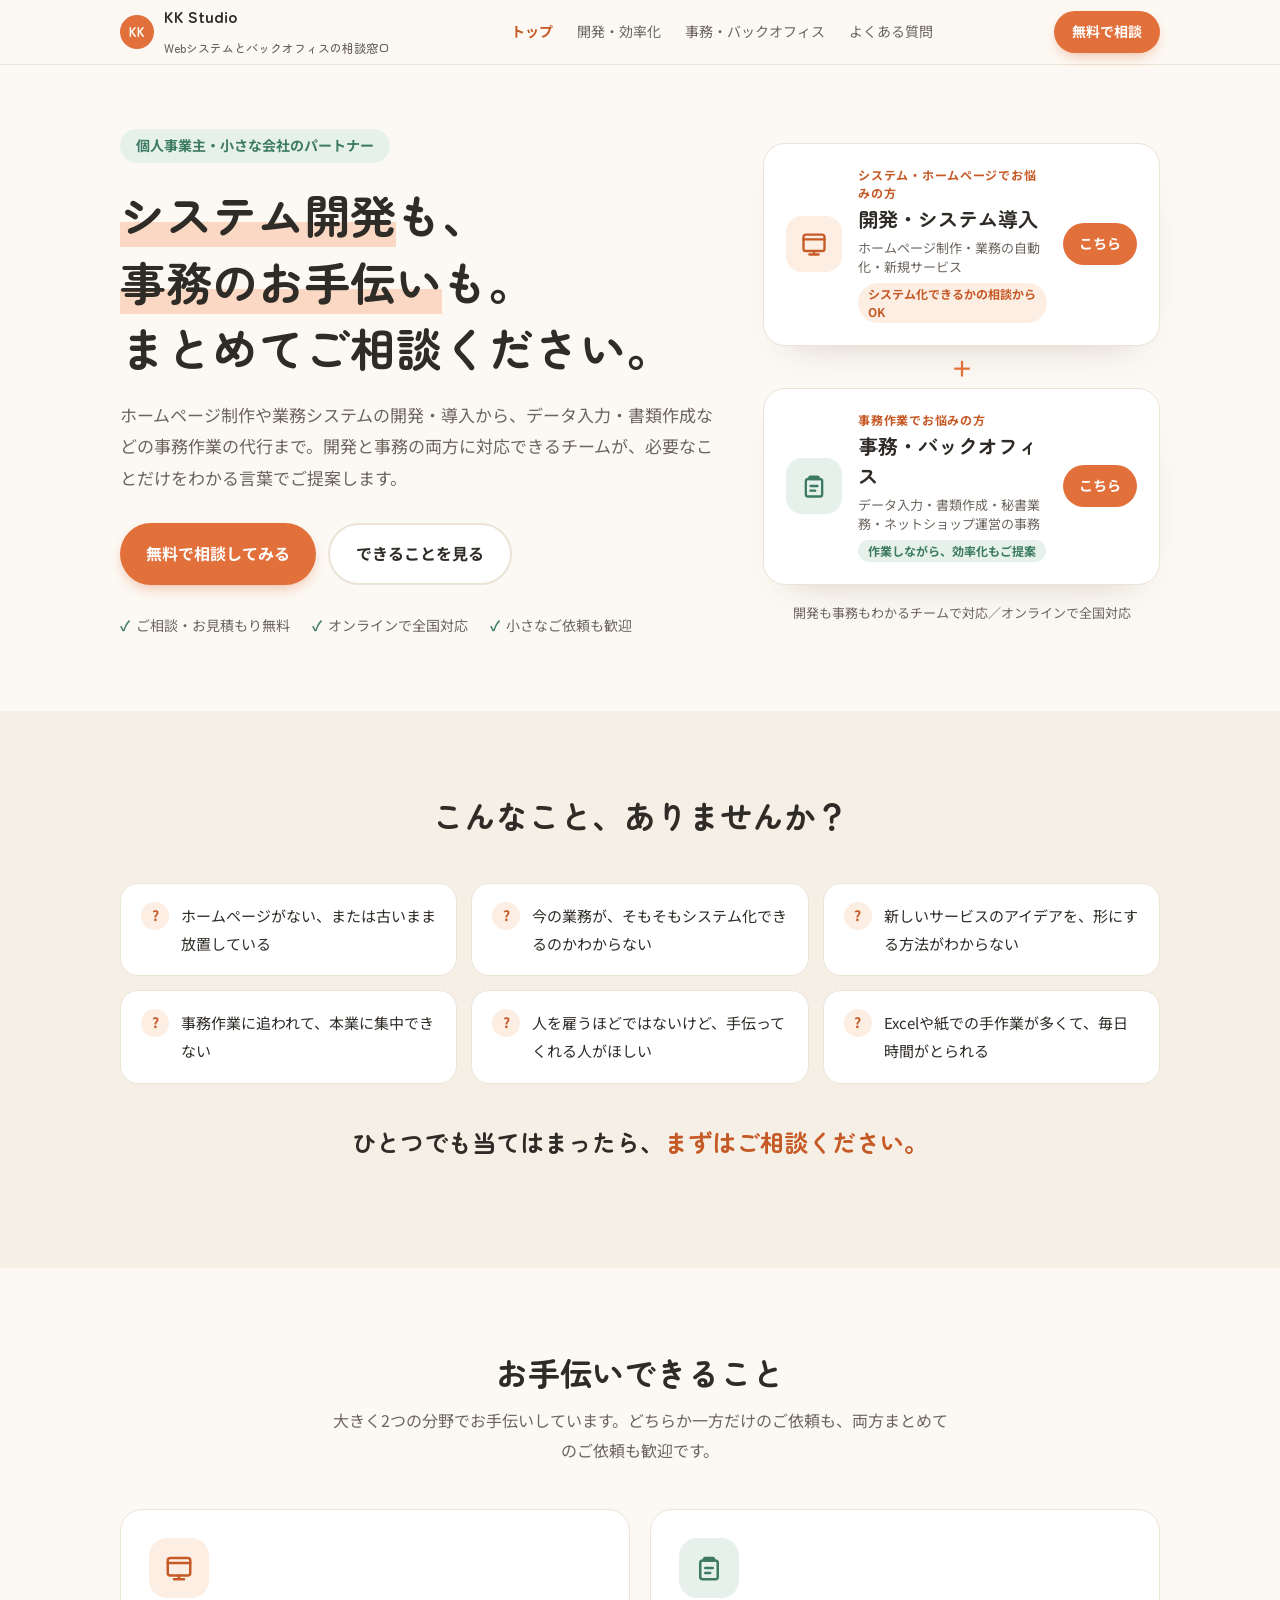
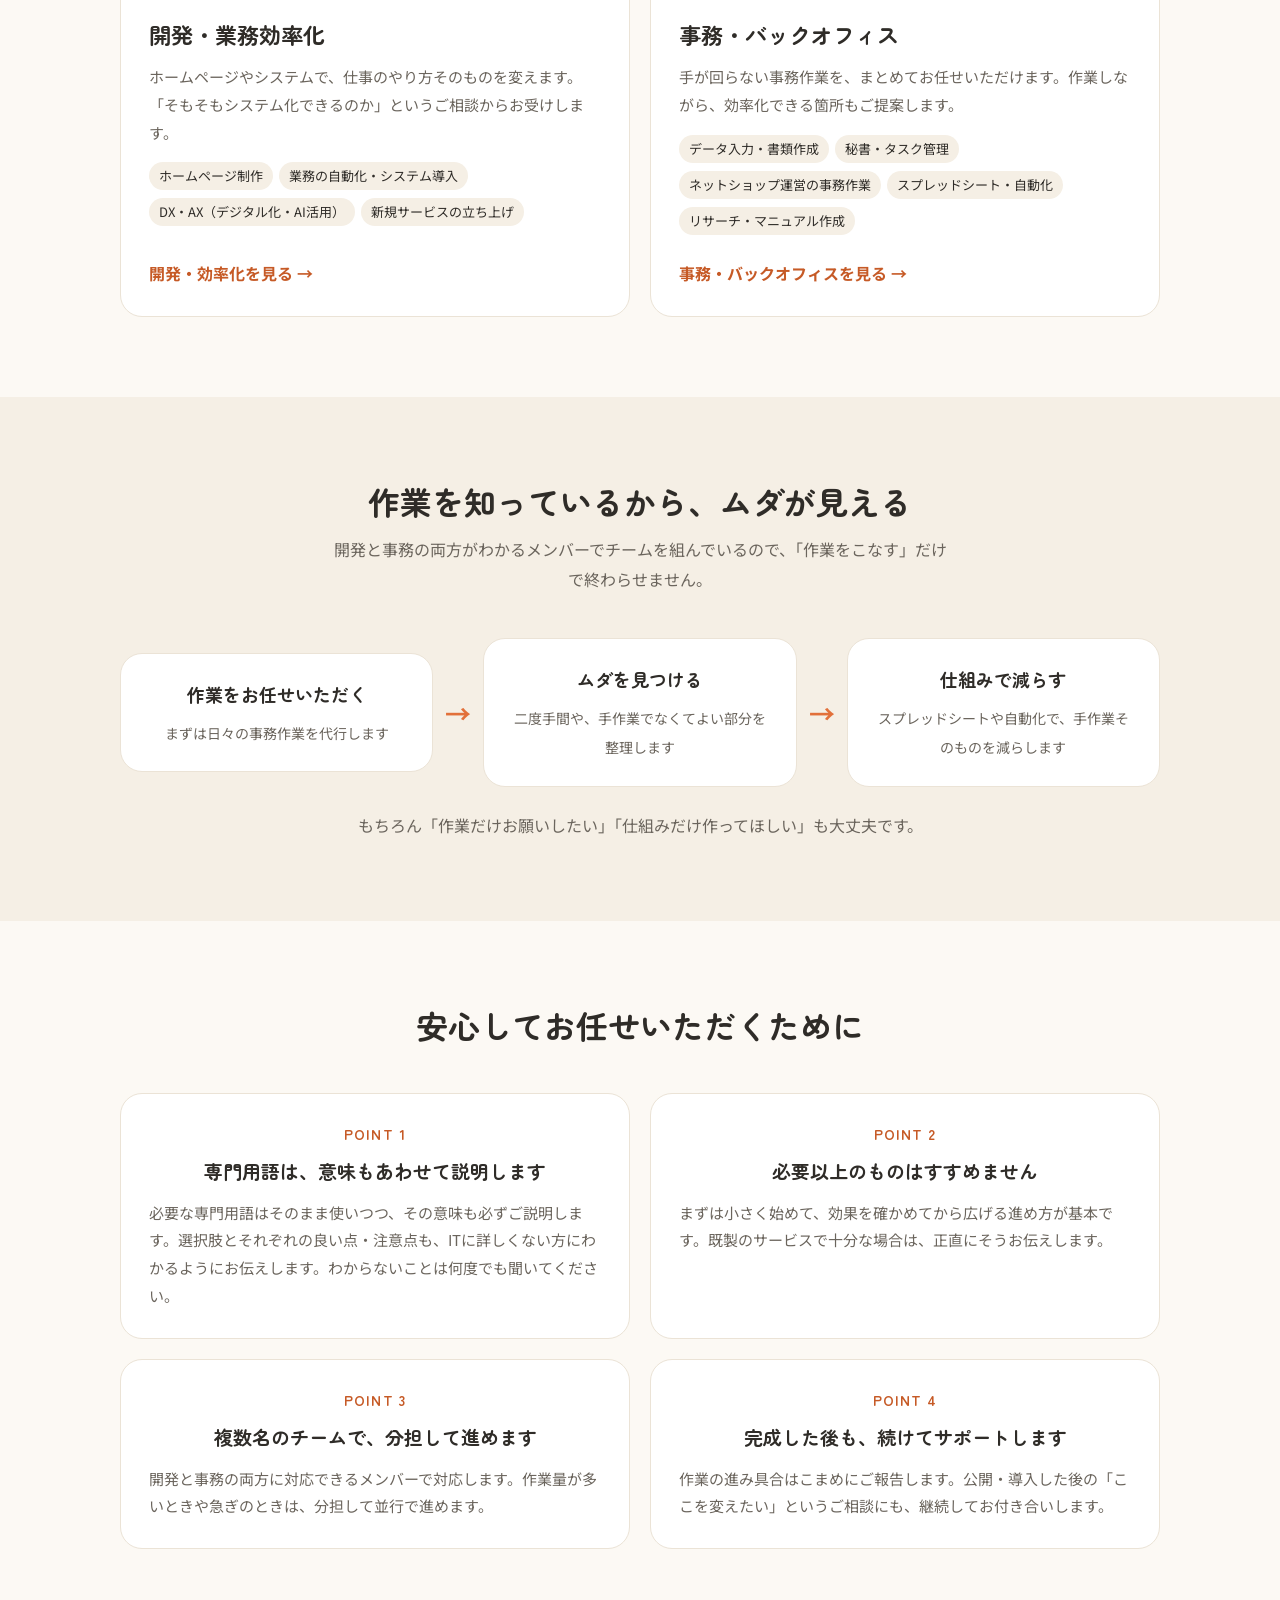
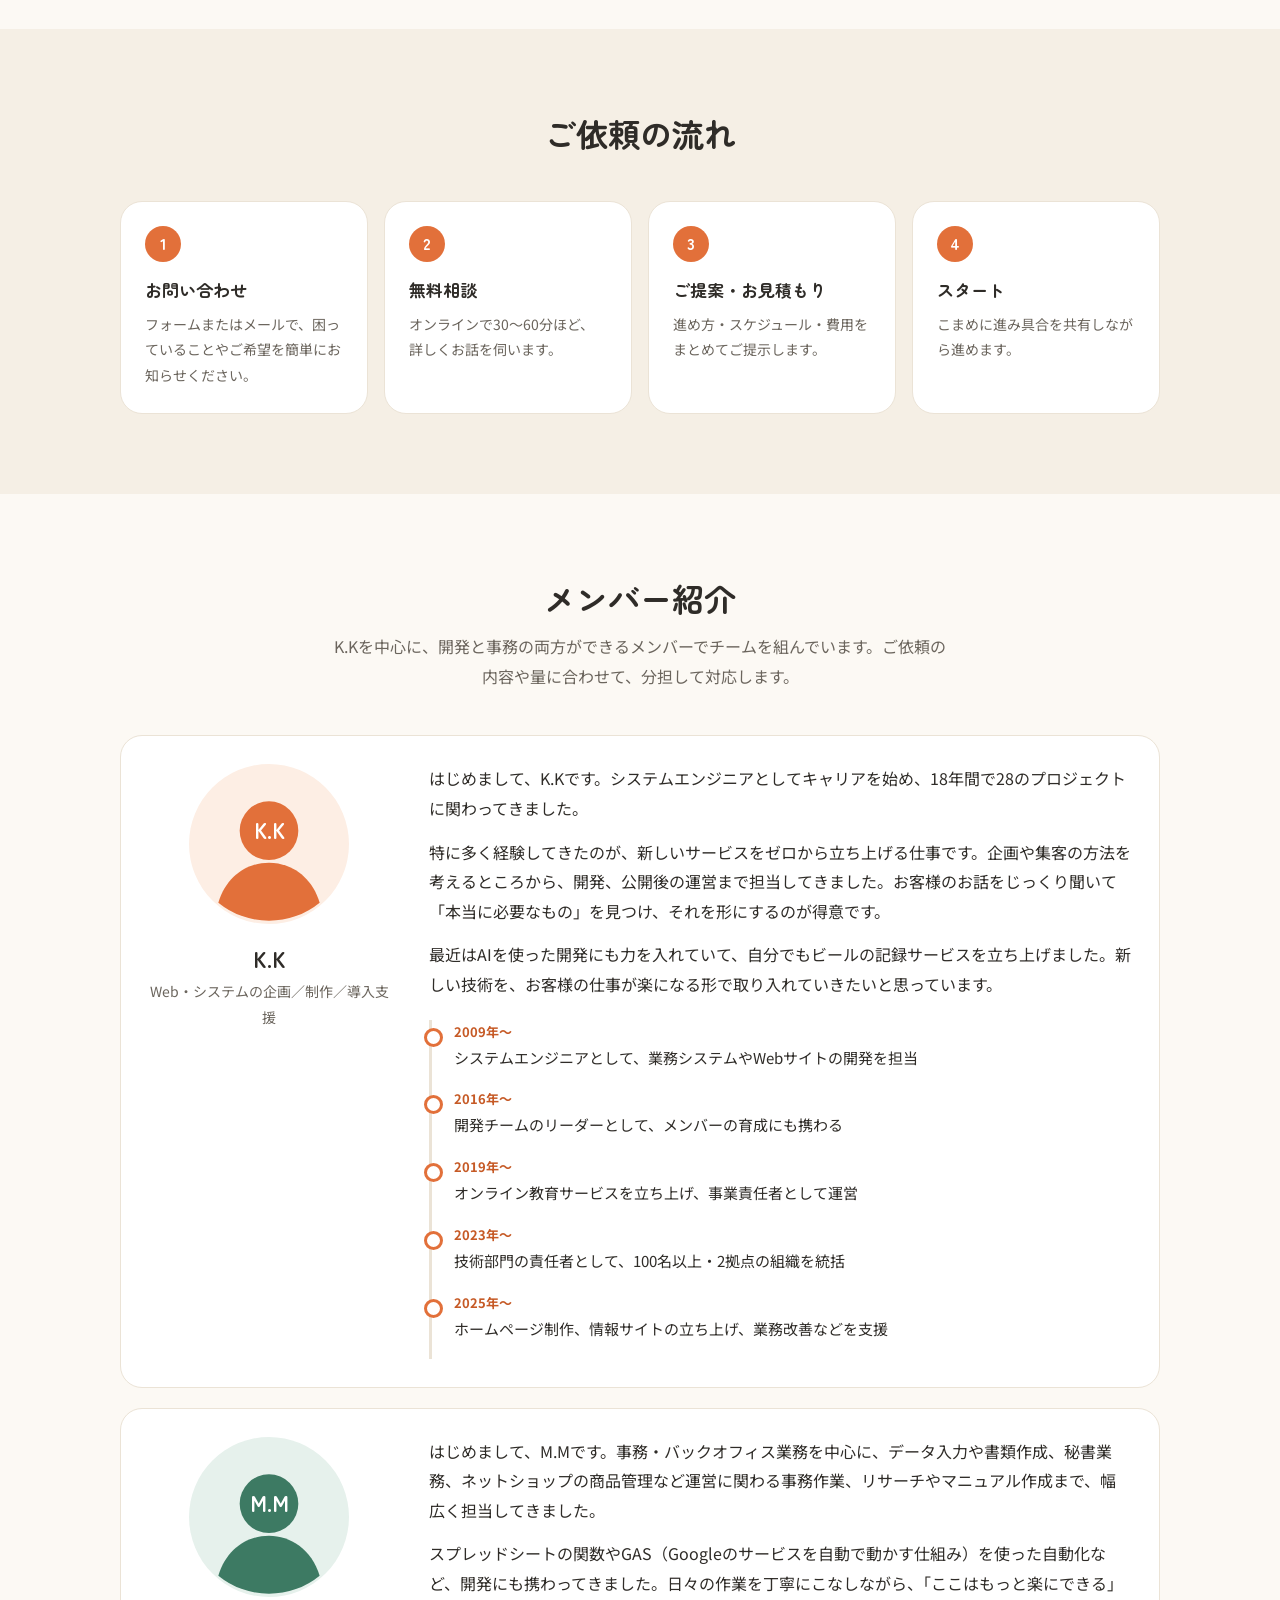
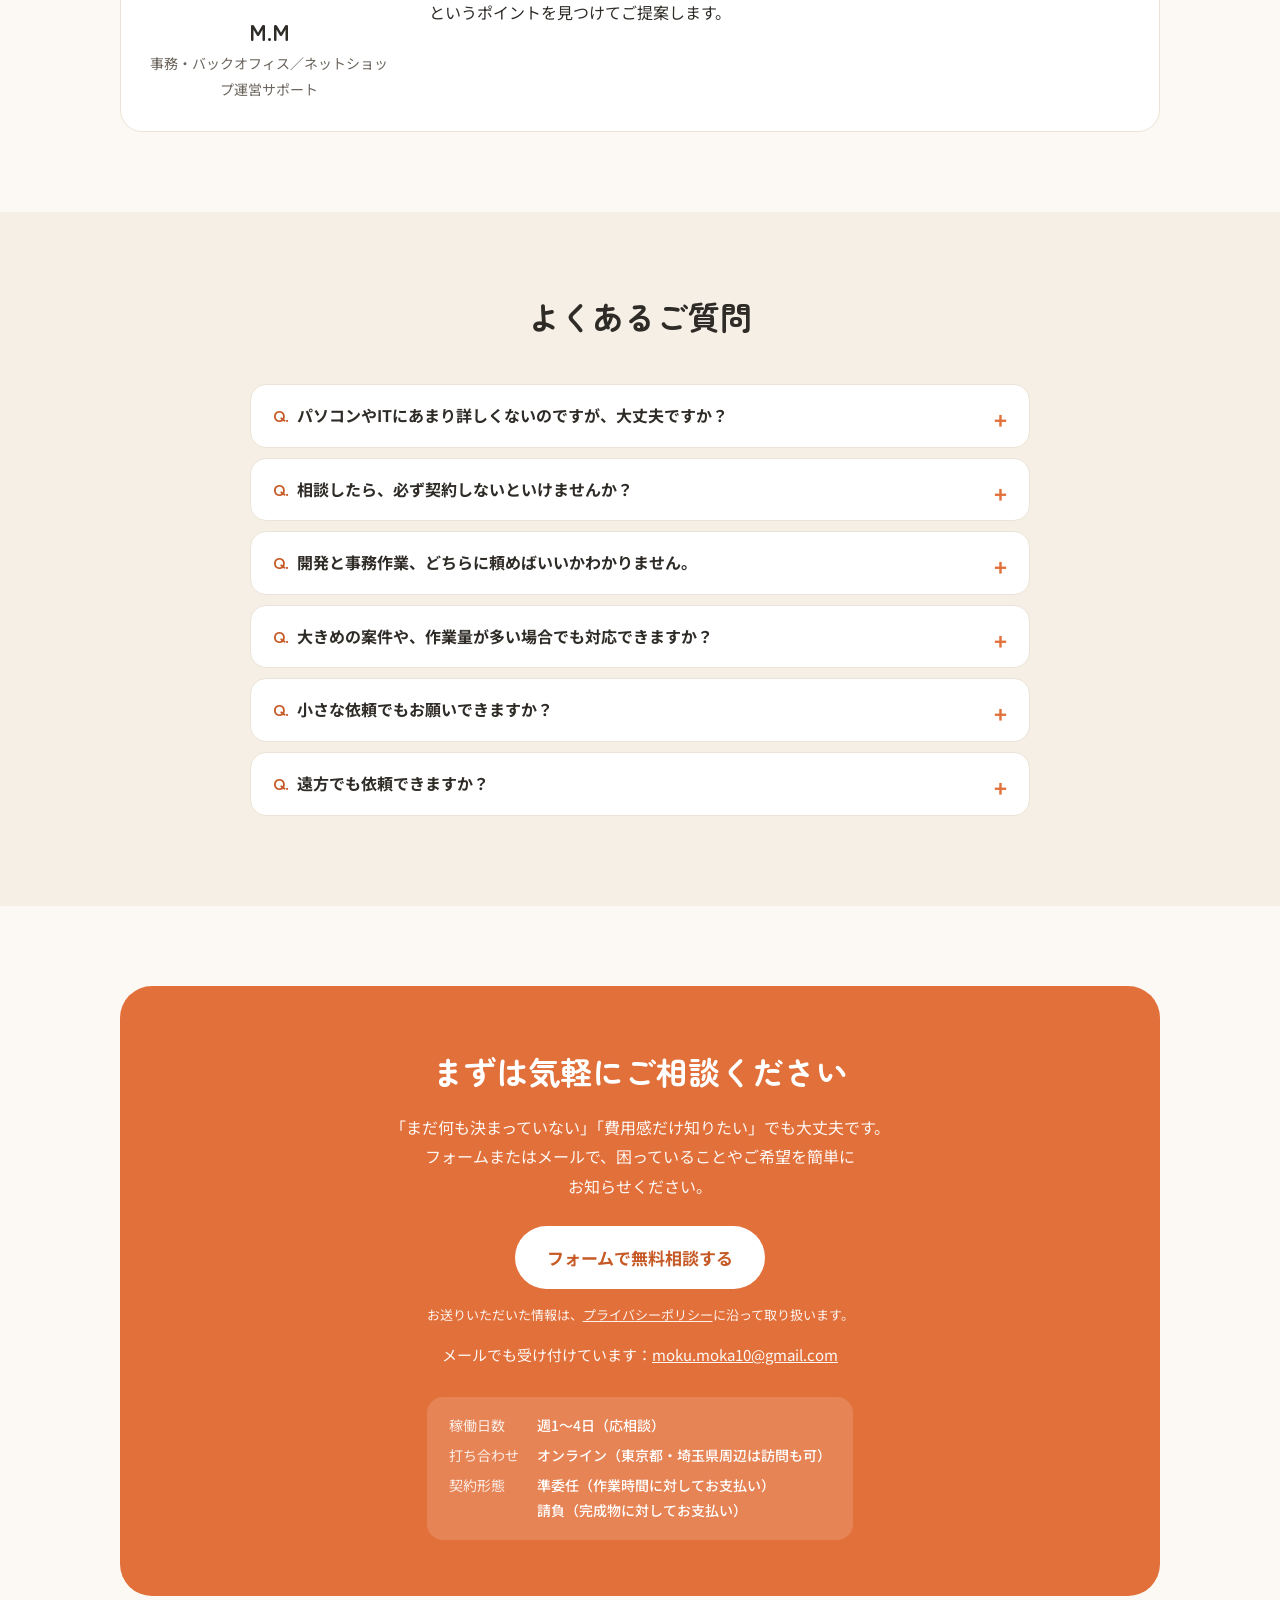
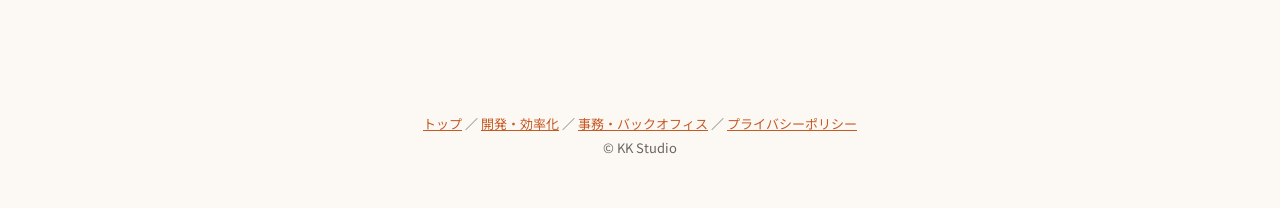
<file: index.html>
<!doctype html>
<html lang="ja">
<head>
<meta charset="utf-8">
<meta name="viewport" content="width=device-width, initial-scale=1">
<meta name="color-scheme" content="light">
<title>KK Studio | システム開発も、事務のお手伝いも</title>
<meta name="description" content="個人事業主・小さな会社のWebシステムとバックオフィスの相談窓口。データ入力や書類作成、ネットショップ運営の事務作業の代行から、業務の効率化、ホームページ制作、新規サービスの立ち上げまで対応します。ご相談・お見積もりは無料です。">
<meta property="og:title" content="KK Studio | システム開発も、事務のお手伝いも">
<meta property="og:description" content="システム開発・業務効率化と、事務・バックオフィスのサポートの両方に対応。作業を知っているから、ムダを減らす仕組みまでご提案できます。">
<meta property="og:type" content="website">
<link rel="preconnect" href="https://fonts.googleapis.com">
<link rel="preconnect" href="https://fonts.gstatic.com" crossorigin>
<link href="https://fonts.googleapis.com/css2?family=Zen+Maru+Gothic:wght@500;700&family=Noto+Sans+JP:wght@400;500;700&display=swap" rel="stylesheet">
<link rel="stylesheet" href="style.css">
</head>
<body>

<svg width="0" height="0" style="position:absolute" aria-hidden="true">
  <defs>
    <symbol id="avatar" viewBox="0 0 120 120">
      <circle cx="60" cy="60" r="60" fill="#fdeee4"/>
      <circle cx="60" cy="50" r="22" fill="#e2703a"/>
      <path d="M22 104c6-20 22-30 38-30s32 10 38 30a60 60 0 0 1-76 0z" fill="#e2703a"/>
      <text x="60" y="56" text-anchor="middle" font-family="Zen Maru Gothic, sans-serif" font-size="16" font-weight="700" fill="#fff">K.K</text>
    </symbol>
    <symbol id="avatar2" viewBox="0 0 120 120">
      <circle cx="60" cy="60" r="60" fill="#e6f1ec"/>
      <circle cx="60" cy="50" r="22" fill="#3d7a63"/>
      <path d="M22 104c6-20 22-30 38-30s32 10 38 30a60 60 0 0 1-76 0z" fill="#3d7a63"/>
      <text x="60" y="56" text-anchor="middle" font-family="Zen Maru Gothic, sans-serif" font-size="16" font-weight="700" fill="#fff">M.M</text>
    </symbol>
  </defs>
</svg>

<header class="top">
  <div class="wrap">
    <a class="logo" href="index.html"><span class="mark">KK</span><span>KK Studio<br><small>Webシステムとバックオフィスの相談窓口</small></span></a>
    <nav class="links">
      <a href="index.html" aria-current="page">トップ</a>
      <a href="dev.html">開発<span class="long">・効率化</span></a>
      <a href="office.html">事務<span class="long">・バックオフィス</span></a>
      <a href="#faq">よくある質問</a>
    </nav>
    <a class="btn sm" href="#contact">無料で相談</a>
  </div>
</header>

<main>
  <div class="hero">
    <div class="wrap">
      <div>
        <span class="tagline">個人事業主・小さな会社のパートナー</span>
        <h1><span class="nw"><span class="hl">システム開発</span>も、</span><br><span class="nw"><span class="hl">事務のお手伝い</span>も。</span><br><span class="nw">まとめてご相談ください。</span></h1>
        <p class="lead">ホームページ制作や業務システムの開発・導入から、データ入力・書類作成などの事務作業の代行まで。開発と事務の両方に対応できるチームが、必要なことだけをわかる言葉でご提案します。</p>
        <div class="cta">
          <a class="btn" href="#contact">無料で相談してみる</a>
          <a class="btn ghost" href="#areas">できることを見る</a>
        </div>
        <div class="badges">
          <span>ご相談・お見積もり無料</span>
          <span>オンラインで全国対応</span>
          <span>小さなご依頼も歓迎</span>
        </div>
      </div>
      <div class="axes">
        <a class="axis" href="dev.html">
          <span class="icon c-orange"><svg viewBox="0 0 24 24" fill="none" stroke="currentColor" stroke-width="2" stroke-linecap="round" stroke-linejoin="round"><rect x="3" y="4" width="18" height="14" rx="2"/><path d="M3 8h18M8 21h8M12 18v3"/></svg></span>
          <span class="txt"><small>システム・ホームページでお悩みの方</small><b>開発・システム導入</b><span>ホームページ制作・業務の自動化・新規サービス<br><em class="plus-pt o">システム化できるかの相談からOK</em></span></span>
          <span class="go">こちら</span>
        </a>
        <div class="plus" aria-hidden="true">＋</div>
        <a class="axis" href="office.html">
          <span class="icon c-green"><svg viewBox="0 0 24 24" fill="none" stroke="currentColor" stroke-width="2" stroke-linecap="round" stroke-linejoin="round"><path d="M9 4h6a1 1 0 0 1 1 1v1H8V5a1 1 0 0 1 1-1z"/><rect x="5" y="6" width="14" height="15" rx="2"/><path d="M9 12h6M9 16h4"/></svg></span>
          <span class="txt"><small>事務作業でお悩みの方</small><b>事務・バックオフィス</b><span>データ入力・書類作成・秘書業務・ネットショップ運営の事務<br><em class="plus-pt">作業しながら、効率化もご提案</em></span></span>
          <span class="go">こちら</span>
        </a>
        <p class="axes-note">開発も事務もわかるチームで対応／オンラインで全国対応</p>
      </div>
    </div>
  </div>

  <section class="alt" id="worries">
    <div class="wrap">
      <div class="sec-head">
        <h2>こんなこと、ありませんか？</h2>
      </div>
      <div class="worries">
        <div class="worry"><span class="q">?</span>ホームページがない、または古いまま放置している</div>
        <div class="worry"><span class="q">?</span>今の業務が、そもそもシステム化できるのかわからない</div>
        <div class="worry"><span class="q">?</span>新しいサービスのアイデアを、形にする方法がわからない</div>
        <div class="worry"><span class="q">?</span>事務作業に追われて、本業に集中できない</div>
        <div class="worry"><span class="q">?</span>人を雇うほどではないけど、手伝ってくれる人がほしい</div>
        <div class="worry"><span class="q">?</span>Excelや紙での手作業が多くて、毎日時間がとられる</div>
      </div>
      <p class="answer">ひとつでも当てはまったら、<em>まずはご相談ください。</em></p>
    </div>
  </section>

  <section id="areas">
    <div class="wrap">
      <div class="sec-head">
        <h2>お手伝いできること</h2>
        <p>大きく2つの分野でお手伝いしています。どちらか一方だけのご依頼も、両方まとめてのご依頼も歓迎です。</p>
      </div>
      <div class="grid2">
        <a class="card entry" href="dev.html">
          <div class="icon c-orange"><svg viewBox="0 0 24 24" fill="none" stroke="currentColor" stroke-width="2" stroke-linecap="round" stroke-linejoin="round"><rect x="3" y="4" width="18" height="14" rx="2"/><path d="M3 8h18M8 21h8M12 18v3"/></svg></div>
          <h3>開発・業務効率化</h3>
          <p>ホームページやシステムで、仕事のやり方そのものを変えます。「そもそもシステム化できるのか」というご相談からお受けします。</p>
          <div class="tags"><span class="pill">ホームページ制作</span><span class="pill">業務の自動化・システム導入</span><span class="pill">DX・AX（デジタル化・AI活用）</span><span class="pill">新規サービスの立ち上げ</span></div>
          <span class="go">開発・効率化を見る →</span>
        </a>
        <a class="card entry" href="office.html">
          <div class="icon c-green"><svg viewBox="0 0 24 24" fill="none" stroke="currentColor" stroke-width="2" stroke-linecap="round" stroke-linejoin="round"><path d="M9 4h6a1 1 0 0 1 1 1v1H8V5a1 1 0 0 1 1-1z"/><rect x="5" y="6" width="14" height="15" rx="2"/><path d="M9 12h6M9 16h4"/></svg></div>
          <h3>事務・バックオフィス</h3>
          <p>手が回らない事務作業を、まとめてお任せいただけます。作業しながら、効率化できる箇所もご提案します。</p>
          <div class="tags"><span class="pill">データ入力・書類作成</span><span class="pill">秘書・タスク管理</span><span class="pill">ネットショップ運営の事務作業</span><span class="pill">スプレッドシート・自動化</span><span class="pill">リサーチ・マニュアル作成</span></div>
          <span class="go">事務・バックオフィスを見る →</span>
        </a>
      </div>
    </div>
  </section>

  <section class="alt" id="strength">
    <div class="wrap">
      <div class="sec-head">
        <h2>作業を知っているから、ムダが見える</h2>
        <p>開発と事務の両方がわかるメンバーでチームを組んでいるので、「作業をこなす」だけで終わらせません。</p>
      </div>
      <div class="bridge">
        <div class="card"><b>作業をお任せいただく</b><span>まずは日々の事務作業を代行します</span></div>
        <div class="arrow" aria-hidden="true">→</div>
        <div class="card"><b>ムダを見つける</b><span>二度手間や、手作業でなくてよい部分を整理します</span></div>
        <div class="arrow" aria-hidden="true">→</div>
        <div class="card"><b>仕組みで減らす</b><span>スプレッドシートや自動化で、手作業そのものを減らします</span></div>
      </div>
      <p class="bridge-note">もちろん「作業だけお願いしたい」「仕組みだけ作ってほしい」も大丈夫です。</p>
    </div>
  </section>

  <section id="reasons">
    <div class="wrap">
      <div class="sec-head">
        <h2>安心してお任せいただくために</h2>
      </div>
      <div class="grid2">
        <div class="card reason">
          <div class="num">POINT 1</div>
          <h3>専門用語は、意味もあわせて説明します</h3>
          <p>必要な専門用語はそのまま使いつつ、その意味も必ずご説明します。選択肢とそれぞれの良い点・注意点も、ITに詳しくない方にわかるようにお伝えします。わからないことは何度でも聞いてください。</p>
        </div>
        <div class="card reason">
          <div class="num">POINT 2</div>
          <h3>必要以上のものはすすめません</h3>
          <p>まずは小さく始めて、効果を確かめてから広げる進め方が基本です。既製のサービスで十分な場合は、正直にそうお伝えします。</p>
        </div>
        <div class="card reason">
          <div class="num">POINT 3</div>
          <h3>複数名のチームで、分担して進めます</h3>
          <p>開発と事務の両方に対応できるメンバーで対応します。作業量が多いときや急ぎのときは、分担して並行で進めます。</p>
        </div>
        <div class="card reason">
          <div class="num">POINT 4</div>
          <h3>完成した後も、続けてサポートします</h3>
          <p>作業の進み具合はこまめにご報告します。公開・導入した後の「ここを変えたい」というご相談にも、継続してお付き合いします。</p>
        </div>
      </div>
    </div>
  </section>

  <section class="alt" id="flow">
    <div class="wrap">
      <div class="sec-head">
        <h2>ご依頼の流れ</h2>
      </div>
      <div class="steps">
        <div class="step"><h3>お問い合わせ</h3><p>フォームまたはメールで、困っていることやご希望を簡単にお知らせください。</p></div>
        <div class="step"><h3>無料相談</h3><p>オンラインで30〜60分ほど、詳しくお話を伺います。</p></div>
        <div class="step"><h3>ご提案・お見積もり</h3><p>進め方・スケジュール・費用をまとめてご提示します。</p></div>
        <div class="step"><h3>スタート</h3><p>こまめに進み具合を共有しながら進めます。</p></div>
      </div>
    </div>
  </section>

  <section id="profile">
    <div class="wrap">
      <div class="sec-head">
        <h2>メンバー紹介</h2>
        <p>K.Kを中心に、開発と事務の両方ができるメンバーでチームを組んでいます。ご依頼の内容や量に合わせて、分担して対応します。</p>
      </div>
      <div class="members">
      <div class="card profile">
        <div class="side">
          <svg class="avatar" role="img" aria-label="K.Kのアイコン"><use href="#avatar"/></svg>
          <div class="name">K.K</div>
          <div class="role">Web・システムの企画／制作／導入支援</div>
        </div>
        <div>
          <p>はじめまして、K.Kです。システムエンジニアとしてキャリアを始め、18年間で28のプロジェクトに関わってきました。</p>
          <p>特に多く経験してきたのが、新しいサービスをゼロから立ち上げる仕事です。企画や集客の方法を考えるところから、開発、公開後の運営まで担当してきました。お客様のお話をじっくり聞いて「本当に必要なもの」を見つけ、それを形にするのが得意です。</p>
          <p>最近はAIを使った開発にも力を入れていて、自分でもビールの記録サービスを立ち上げました。新しい技術を、お客様の仕事が楽になる形で取り入れていきたいと思っています。</p>
          <ul class="history">
            <li><b>2009年〜</b>システムエンジニアとして、業務システムやWebサイトの開発を担当</li>
            <li><b>2016年〜</b>開発チームのリーダーとして、メンバーの育成にも携わる</li>
            <li><b>2019年〜</b>オンライン教育サービスを立ち上げ、事業責任者として運営</li>
            <li><b>2023年〜</b>技術部門の責任者として、100名以上・2拠点の組織を統括</li>
            <li><b>2025年〜</b>ホームページ制作、情報サイトの立ち上げ、業務改善などを支援</li>
          </ul>
        </div>
      </div>
      <div class="card profile">
        <div class="side">
          <svg class="avatar" role="img" aria-label="M.Mのアイコン"><use href="#avatar2"/></svg>
          <div class="name">M.M</div>
          <div class="role">事務・バックオフィス／ネットショップ運営サポート</div>
        </div>
        <div>
          <p>はじめまして、M.Mです。事務・バックオフィス業務を中心に、データ入力や書類作成、秘書業務、ネットショップの商品管理など運営に関わる事務作業、リサーチやマニュアル作成まで、幅広く担当してきました。</p>
          <p>スプレッドシートの関数やGAS（Googleのサービスを自動で動かす仕組み）を使った自動化など、開発にも携わってきました。日々の作業を丁寧にこなしながら、「ここはもっと楽にできる」というポイントを見つけてご提案します。</p>
        </div>
      </div>
      </div>
    </div>
  </section>

  <section class="alt" id="faq">
    <div class="wrap">
      <div class="sec-head">
        <h2>よくあるご質問</h2>
      </div>
      <div class="faq">
        <details><summary>パソコンやITにあまり詳しくないのですが、大丈夫ですか？</summary><p>もちろん大丈夫です。「こんなことに困っている」「こうなったらいいな」をそのままお話しください。必要なことはこちらで整理して、わかりやすくご説明します。専門用語が出てくるときは、その意味もあわせてお伝えします。</p></details>
        <details><summary>相談したら、必ず契約しないといけませんか？</summary><p>いいえ。ご相談だけでも歓迎です。お話を伺ったうえで、ご依頼いただくかどうかはゆっくりご検討ください。</p></details>
        <details><summary>開発と事務作業、どちらに頼めばいいかわかりません。</summary><p>窓口はひとつなので、分けて考えなくて大丈夫です。お困りごとを伺って、仕組みを作るのがよいか、作業の代行がよいか、両方を組み合わせるのがよいかをご提案します。</p></details>
        <details><summary>大きめの案件や、作業量が多い場合でも対応できますか？</summary><p>はい。メンバーで分担し、並行して進めます。作業量に合わせて体制を調整しますので、まずは内容をお聞かせください。</p></details>
        <details><summary>小さな依頼でもお願いできますか？</summary><p>はい。単発の作業や、スプレッドシートを使ったちょっとした自動化など、小さなご依頼からお受けしています。</p></details>
        <details><summary>遠方でも依頼できますか？</summary><p>オンライン（Google Meet、Zoomなど）で全国から対応しています。東京都・埼玉県周辺であれば、打ち合わせに伺うこともできます。</p></details>
      </div>
    </div>
  </section>

  <section id="contact">
    <div class="wrap">
      <div class="contact">
        <h2><span class="nw">まずは気軽に</span><span class="nw">ご相談ください</span></h2>
        <p>「まだ何も決まっていない」「費用感だけ知りたい」でも大丈夫です。フォームまたはメールで、困っていることやご希望を簡単にお知らせください。</p>
        <a class="btn" href="https://forms.gle/E2HdbrN2jARtDQk27" target="_blank" rel="noopener">フォームで無料相談する</a>
        <div class="mail small">お送りいただいた情報は、<a href="privacy.html">プライバシーポリシー</a>に沿って取り扱います。</div>
        <div class="mail">メールでも受け付けています：<a href="mailto:moku.moka10@gmail.com">moku.moka10@gmail.com</a></div>
        <dl>
          <dt>稼働日数</dt><dd>週1〜4日（応相談）</dd>
          <dt>打ち合わせ</dt><dd>オンライン<span class="nw">（東京都・埼玉県周辺は訪問も可）</span></dd>
          <dt>契約形態</dt><dd><span class="nw">準委任（作業時間に対してお支払い）</span><br><span class="nw">請負（完成物に対してお支払い）</span></dd>
        </dl>
      </div>
    </div>
  </section>
</main>

<footer>
  <div class="wrap"><a href="index.html">トップ</a> ／ <a href="dev.html">開発・効率化</a> ／ <a href="office.html">事務・バックオフィス</a> ／ <a href="privacy.html">プライバシーポリシー</a><br>© KK Studio</div>
</footer>

</body>
</html>
</file>
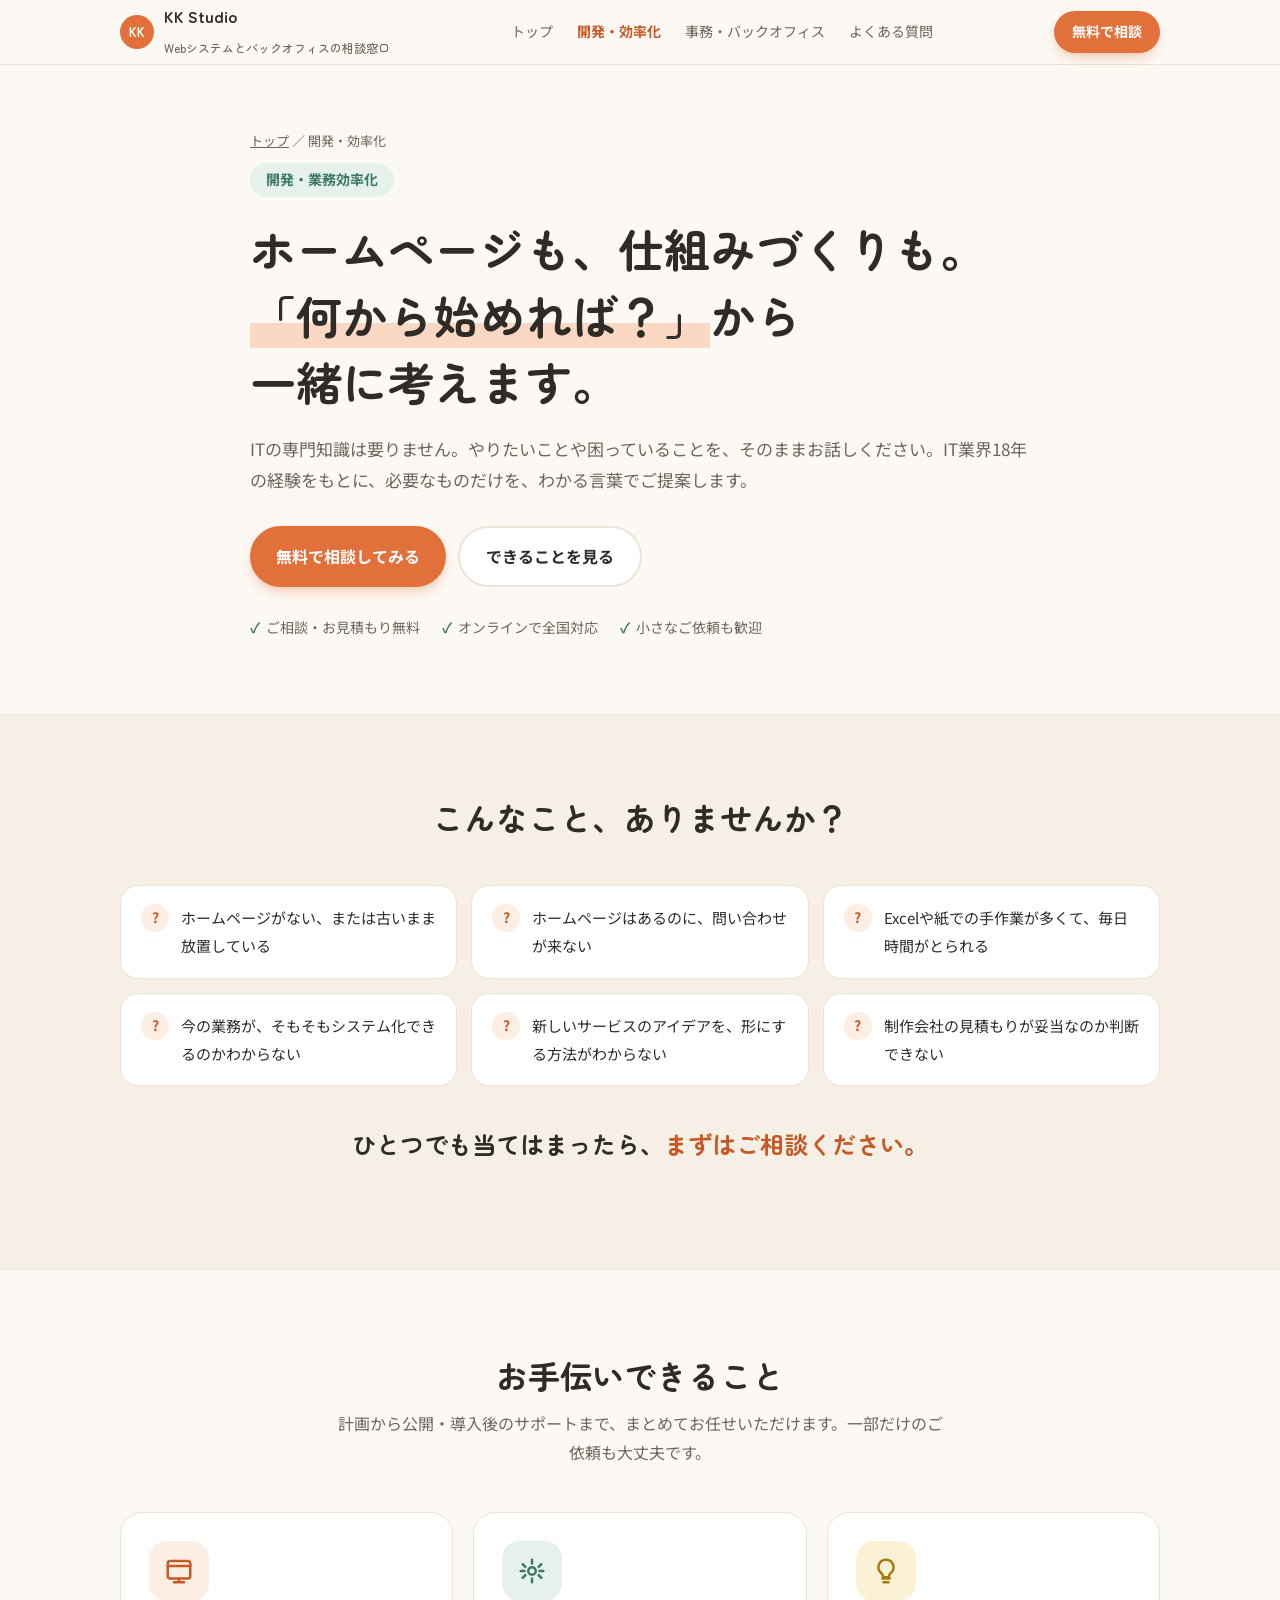
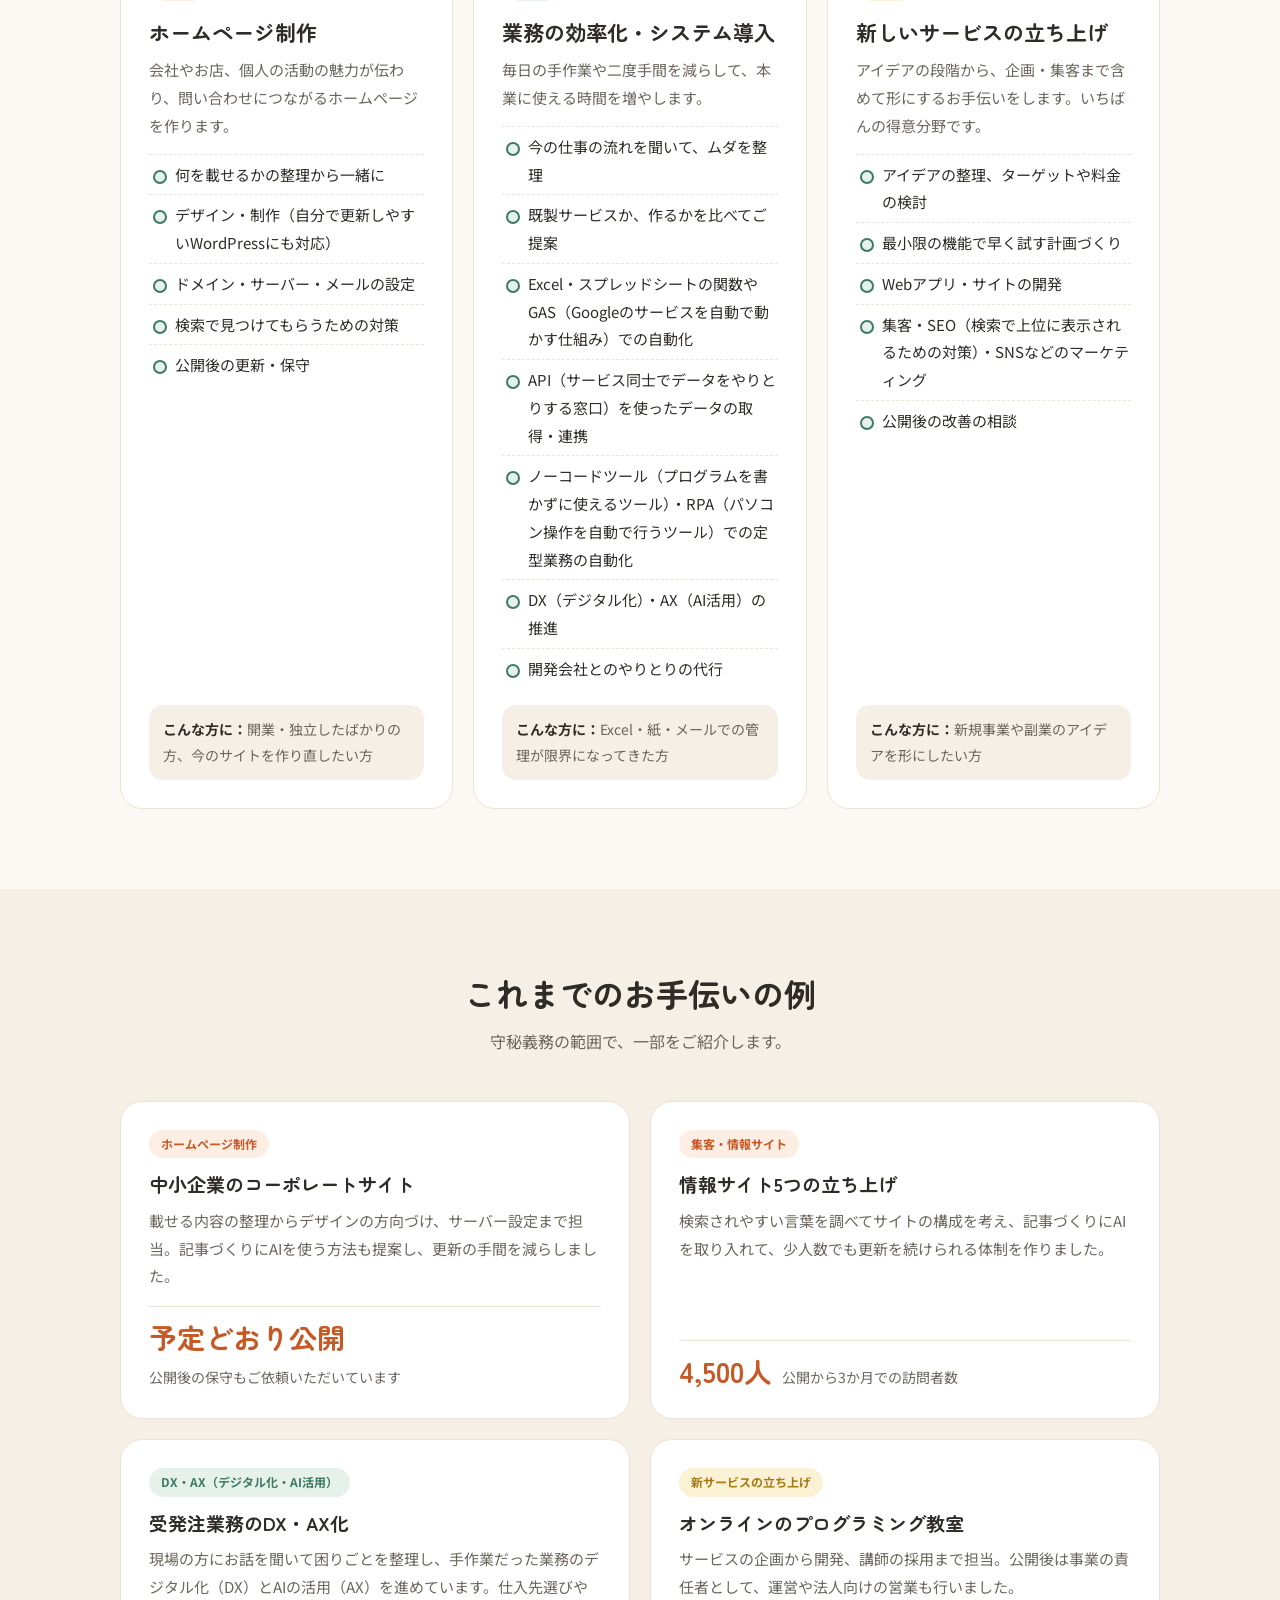
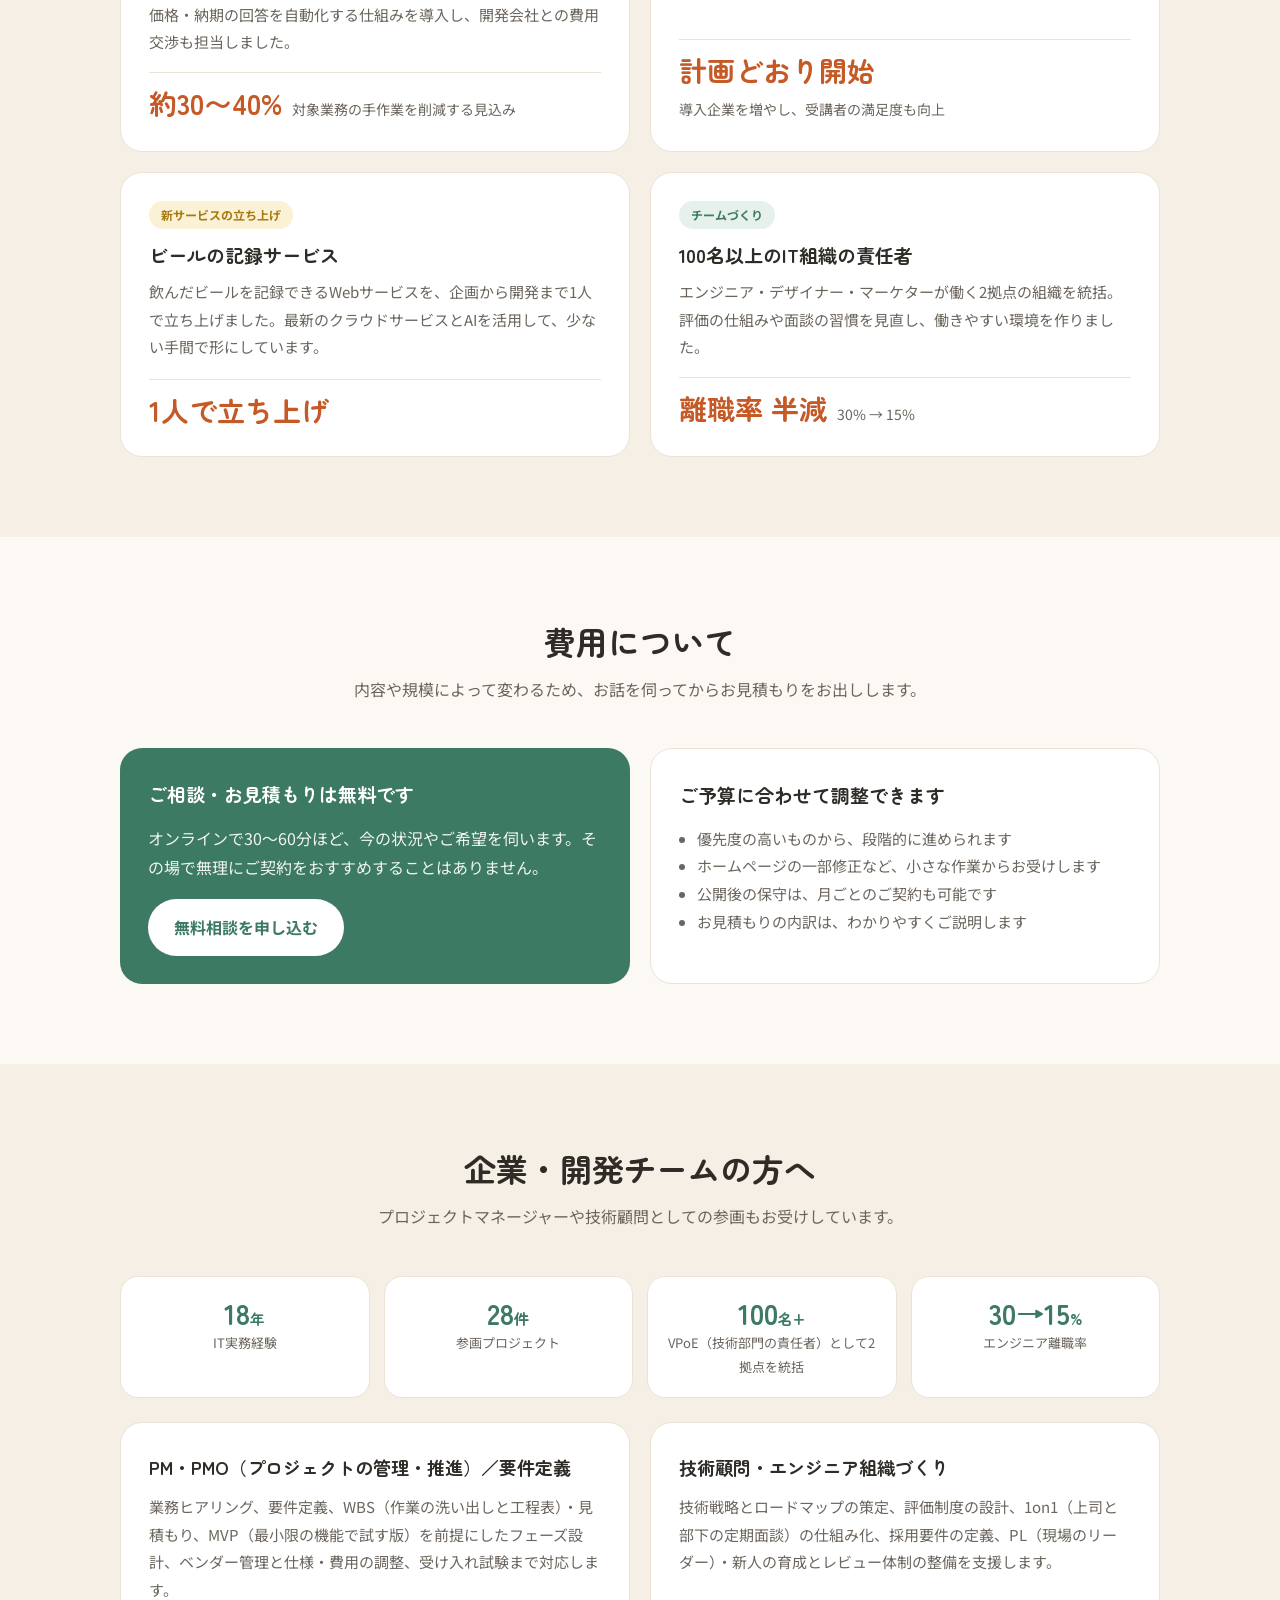
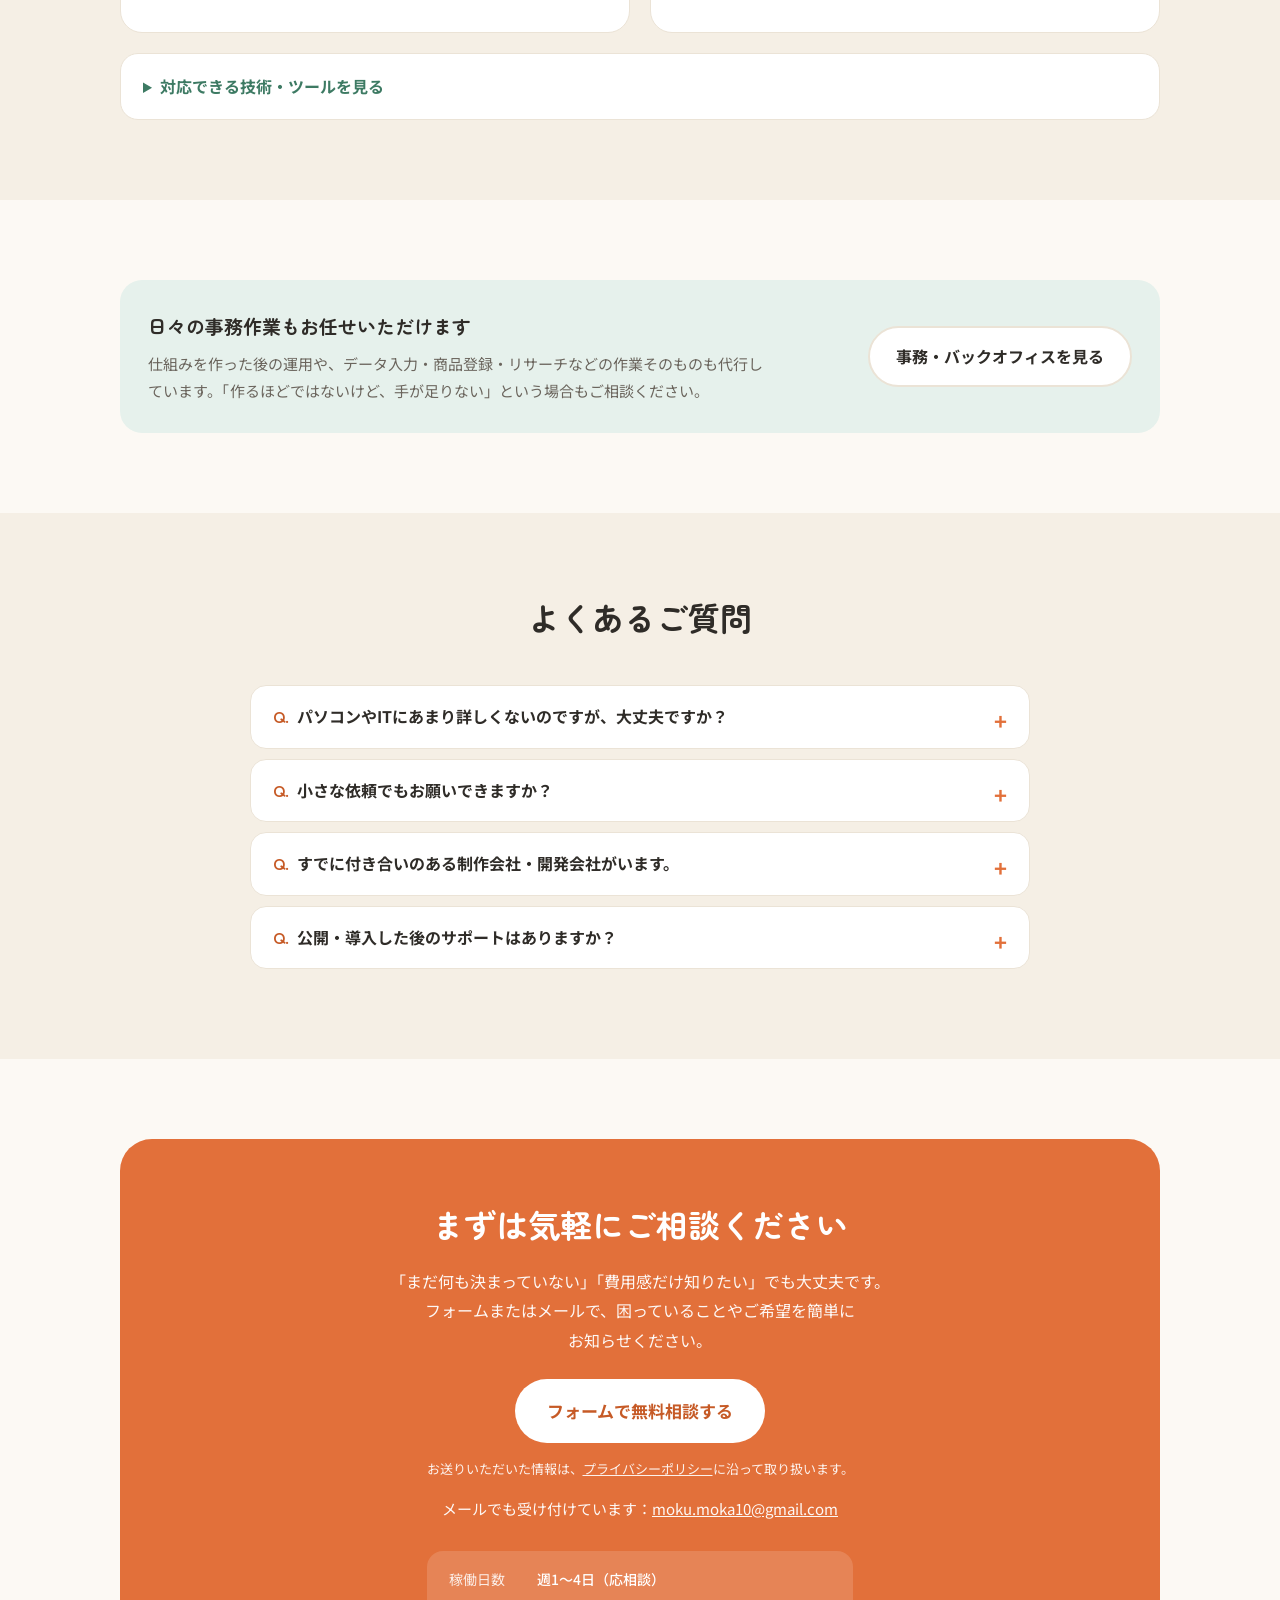
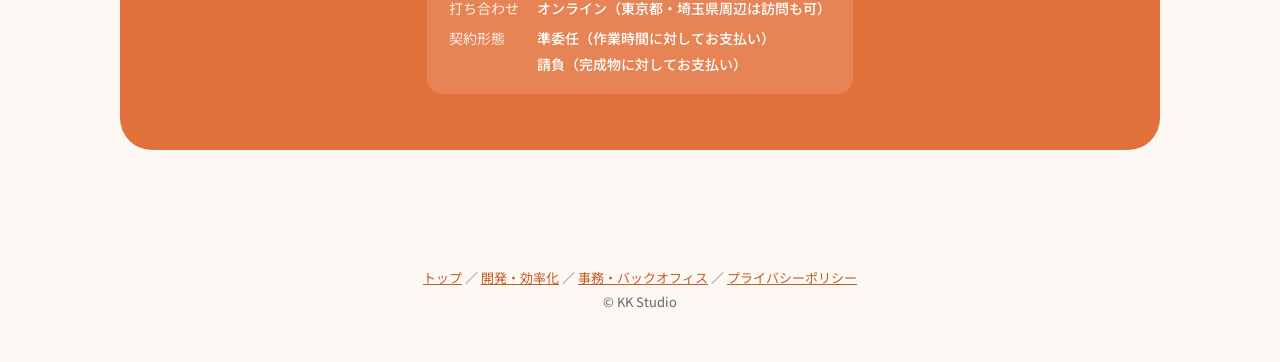
<file: dev.html>
<!doctype html>
<html lang="ja">
<head>
<meta charset="utf-8">
<meta name="viewport" content="width=device-width, initial-scale=1">
<meta name="color-scheme" content="light">
<title>開発・業務効率化 | KK Studio</title>
<meta name="description" content="ホームページ制作、業務の効率化・自動化・システム導入、DX・AX（AI活用）、新規サービスの立ち上げまで。IT業界18年の経験で、「何から始めれば？」から一緒に進めます。ご相談・お見積もりは無料です。">
<meta property="og:title" content="開発・業務効率化 | KK Studio">
<meta property="og:description" content="ホームページ制作、業務の効率化、新規サービスの立ち上げまで。IT業界18年の経験で、やりたいことの整理から一緒に進めます。">
<meta property="og:type" content="website">
<link rel="preconnect" href="https://fonts.googleapis.com">
<link rel="preconnect" href="https://fonts.gstatic.com" crossorigin>
<link href="https://fonts.googleapis.com/css2?family=Zen+Maru+Gothic:wght@500;700&family=Noto+Sans+JP:wght@400;500;700&display=swap" rel="stylesheet">
<link rel="stylesheet" href="style.css">
</head>
<body>

<header class="top">
  <div class="wrap">
    <a class="logo" href="index.html"><span class="mark">KK</span><span>KK Studio<br><small>Webシステムとバックオフィスの相談窓口</small></span></a>
    <nav class="links">
      <a href="index.html">トップ</a>
      <a href="dev.html" aria-current="page">開発<span class="long">・効率化</span></a>
      <a href="office.html">事務<span class="long">・バックオフィス</span></a>
      <a href="#faq">よくある質問</a>
    </nav>
    <a class="btn sm" href="#contact">無料で相談</a>
  </div>
</header>

<main>
  <div class="hero solo">
    <div class="wrap">
      <div>
        <div class="crumb"><a href="index.html">トップ</a> ／ 開発・効率化</div>
        <span class="tagline">開発・業務効率化</span>
        <h1><span class="nw">ホームページも、</span><span class="nw">仕組みづくりも。</span><br><span class="nw"><span class="hl">「何から始めれば？」</span>から</span><br><span class="nw">一緒に考えます。</span></h1>
        <p class="lead">ITの専門知識は要りません。やりたいことや困っていることを、そのままお話しください。IT業界18年の経験をもとに、必要なものだけを、わかる言葉でご提案します。</p>
        <div class="cta">
          <a class="btn" href="#contact">無料で相談してみる</a>
          <a class="btn ghost" href="#services">できることを見る</a>
        </div>
        <div class="badges">
          <span>ご相談・お見積もり無料</span>
          <span>オンラインで全国対応</span>
          <span>小さなご依頼も歓迎</span>
        </div>
      </div>
    </div>
  </div>

  <section class="alt" id="worries">
    <div class="wrap">
      <div class="sec-head">
        <h2>こんなこと、ありませんか？</h2>
      </div>
      <div class="worries">
        <div class="worry"><span class="q">?</span>ホームページがない、または古いまま放置している</div>
        <div class="worry"><span class="q">?</span>ホームページはあるのに、問い合わせが来ない</div>
        <div class="worry"><span class="q">?</span>Excelや紙での手作業が多くて、毎日時間がとられる</div>
        <div class="worry"><span class="q">?</span>今の業務が、そもそもシステム化できるのかわからない</div>
        <div class="worry"><span class="q">?</span>新しいサービスのアイデアを、形にする方法がわからない</div>
        <div class="worry"><span class="q">?</span>制作会社の見積もりが妥当なのか判断できない</div>
      </div>
      <p class="answer">ひとつでも当てはまったら、<em>まずはご相談ください。</em></p>
    </div>
  </section>

  <section id="services">
    <div class="wrap">
      <div class="sec-head">
        <h2>お手伝いできること</h2>
        <p>計画から公開・導入後のサポートまで、まとめてお任せいただけます。一部だけのご依頼も大丈夫です。</p>
      </div>
      <div class="grid3">
        <div class="card svc">
          <div class="icon c-orange"><svg viewBox="0 0 24 24" fill="none" stroke="currentColor" stroke-width="2" stroke-linecap="round" stroke-linejoin="round"><rect x="3" y="4" width="18" height="14" rx="2"/><path d="M3 8h18M8 21h8M12 18v3"/></svg></div>
          <h3>ホームページ制作</h3>
          <p class="desc">会社やお店、個人の活動の魅力が伝わり、問い合わせにつながるホームページを作ります。</p>
          <ul>
            <li>何を載せるかの整理から一緒に</li>
            <li>デザイン・制作（自分で更新しやすいWordPressにも対応）</li>
            <li>ドメイン・サーバー・メールの設定</li>
            <li>検索で見つけてもらうための対策</li>
            <li>公開後の更新・保守</li>
          </ul>
          <div class="for"><b>こんな方に：</b>開業・独立したばかりの方、今のサイトを作り直したい方</div>
        </div>
        <div class="card svc">
          <div class="icon c-green"><svg viewBox="0 0 24 24" fill="none" stroke="currentColor" stroke-width="2" stroke-linecap="round" stroke-linejoin="round"><path d="M12 3v3M12 18v3M4.6 6.6l2.1 2.1M17.3 15.3l2.1 2.1M3 12h3M18 12h3M4.6 17.4l2.1-2.1M17.3 8.7l2.1-2.1"/><circle cx="12" cy="12" r="3"/></svg></div>
          <h3>業務の効率化・システム導入</h3>
          <p class="desc">毎日の手作業や二度手間を減らして、本業に使える時間を増やします。</p>
          <ul>
            <li>今の仕事の流れを聞いて、ムダを整理</li>
            <li>既製サービスか、作るかを比べてご提案</li>
            <li>Excel・スプレッドシートの関数やGAS（Googleのサービスを自動で動かす仕組み）での自動化</li>
            <li>API（サービス同士でデータをやりとりする窓口）を使ったデータの取得・連携</li>
            <li>ノーコードツール（プログラムを書かずに使えるツール）・RPA（パソコン操作を自動で行うツール）での定型業務の自動化</li>
            <li>DX（デジタル化）・AX（AI活用）の推進</li>
            <li>開発会社とのやりとりの代行</li>
          </ul>
          <div class="for"><b>こんな方に：</b>Excel・紙・メールでの管理が限界になってきた方</div>
        </div>
        <div class="card svc">
          <div class="icon c-yellow"><svg viewBox="0 0 24 24" fill="none" stroke="currentColor" stroke-width="2" stroke-linecap="round" stroke-linejoin="round"><path d="M9 18h6M10 21h4M12 3a6 6 0 0 0-3.5 10.9c.6.5 1 1.2 1 2V17h5v-1.1c0-.8.4-1.5 1-2A6 6 0 0 0 12 3z"/></svg></div>
          <h3>新しいサービスの立ち上げ</h3>
          <p class="desc">アイデアの段階から、企画・集客まで含めて形にするお手伝いをします。いちばんの得意分野です。</p>
          <ul>
            <li>アイデアの整理、ターゲットや料金の検討</li>
            <li>最小限の機能で早く試す計画づくり</li>
            <li>Webアプリ・サイトの開発</li>
            <li>集客・SEO（検索で上位に表示されるための対策）・SNSなどのマーケティング</li>
            <li>公開後の改善の相談</li>
          </ul>
          <div class="for"><b>こんな方に：</b>新規事業や副業のアイデアを形にしたい方</div>
        </div>
      </div>
    </div>
  </section>

  <section class="alt" id="cases">
    <div class="wrap">
      <div class="sec-head">
        <h2>これまでのお手伝いの例</h2>
        <p>守秘義務の範囲で、一部をご紹介します。</p>
      </div>
      <div class="grid2">
        <div class="card case">
          <span class="kind c-orange">ホームページ制作</span>
          <h3>中小企業のコーポレートサイト</h3>
          <p>載せる内容の整理からデザインの方向づけ、サーバー設定まで担当。記事づくりにAIを使う方法も提案し、更新の手間を減らしました。</p>
          <div class="result"><span class="big">予定どおり公開</span><span class="small">公開後の保守もご依頼いただいています</span></div>
        </div>
        <div class="card case">
          <span class="kind c-orange">集客・情報サイト</span>
          <h3>情報サイト5つの立ち上げ</h3>
          <p>検索されやすい言葉を調べてサイトの構成を考え、記事づくりにAIを取り入れて、少人数でも更新を続けられる体制を作りました。</p>
          <div class="result"><span class="big">4,500人</span><span class="small">公開から3か月での訪問者数</span></div>
        </div>
        <div class="card case">
          <span class="kind c-green">DX・AX（デジタル化・AI活用）</span>
          <h3>受発注業務のDX・AX化</h3>
          <p>現場の方にお話を聞いて困りごとを整理し、手作業だった業務のデジタル化（DX）とAIの活用（AX）を進めています。仕入先選びや価格・納期の回答を自動化する仕組みを導入し、開発会社との費用交渉も担当しました。</p>
          <div class="result"><span class="big">約30〜40%</span><span class="small">対象業務の手作業を削減する見込み</span></div>
        </div>
        <div class="card case">
          <span class="kind c-yellow">新サービスの立ち上げ</span>
          <h3>オンラインのプログラミング教室</h3>
          <p>サービスの企画から開発、講師の採用まで担当。公開後は事業の責任者として、運営や法人向けの営業も行いました。</p>
          <div class="result"><span class="big">計画どおり開始</span><span class="small">導入企業を増やし、受講者の満足度も向上</span></div>
        </div>
        <div class="card case">
          <span class="kind c-yellow">新サービスの立ち上げ</span>
          <h3>ビールの記録サービス</h3>
          <p>飲んだビールを記録できるWebサービスを、企画から開発まで1人で立ち上げました。最新のクラウドサービスとAIを活用して、少ない手間で形にしています。</p>
          <div class="result"><span class="big">1人で立ち上げ</span></div>
        </div>
        <div class="card case">
          <span class="kind c-green">チームづくり</span>
          <h3>100名以上のIT組織の責任者</h3>
          <p>エンジニア・デザイナー・マーケターが働く2拠点の組織を統括。評価の仕組みや面談の習慣を見直し、働きやすい環境を作りました。</p>
          <div class="result"><span class="big">離職率 半減</span><span class="small">30% → 15%</span></div>
        </div>
      </div>
    </div>
  </section>

  <section id="price">
    <div class="wrap">
      <div class="sec-head">
        <h2>費用について</h2>
        <p>内容や規模によって変わるため、お話を伺ってからお見積もりをお出しします。</p>
      </div>
      <div class="price">
        <div class="card free">
          <h3>ご相談・お見積もりは無料です</h3>
          <p>オンラインで30〜60分ほど、今の状況やご希望を伺います。その場で無理にご契約をおすすめすることはありません。</p>
          <a class="btn" href="#contact">無料相談を申し込む</a>
        </div>
        <div class="card">
          <h3>ご予算に合わせて調整できます</h3>
          <ul>
            <li>優先度の高いものから、段階的に進められます</li>
            <li>ホームページの一部修正など、小さな作業からお受けします</li>
            <li>公開後の保守は、月ごとのご契約も可能です</li>
            <li>お見積もりの内訳は、わかりやすくご説明します</li>
          </ul>
        </div>
      </div>
    </div>
  </section>

  <section class="alt biz" id="business">
    <div class="wrap">
      <div class="sec-head">
        <h2>企業・開発チームの方へ</h2>
        <p>プロジェクトマネージャーや技術顧問としての参画もお受けしています。</p>
      </div>
      <div class="stats">
        <div class="stat"><div class="v">18<small>年</small></div><div class="k">IT実務経験</div></div>
        <div class="stat"><div class="v">28<small>件</small></div><div class="k">参画プロジェクト</div></div>
        <div class="stat"><div class="v">100<small>名+</small></div><div class="k">VPoE（技術部門の責任者）として2拠点を統括</div></div>
        <div class="stat"><div class="v">30→15<small>%</small></div><div class="k">エンジニア離職率</div></div>
      </div>
      <div class="grid2">
        <div class="card">
          <h3>PM・PMO（プロジェクトの管理・推進）／要件定義</h3>
          <p>業務ヒアリング、要件定義、WBS（作業の洗い出しと工程表）・見積もり、MVP（最小限の機能で試す版）を前提にしたフェーズ設計、ベンダー管理と仕様・費用の調整、受け入れ試験まで対応します。</p>
        </div>
        <div class="card">
          <h3>技術顧問・エンジニア組織づくり</h3>
          <p>技術戦略とロードマップの策定、評価制度の設計、1on1（上司と部下の定期面談）の仕組み化、採用要件の定義、PL（現場のリーダー）・新人の育成とレビュー体制の整備を支援します。</p>
        </div>
      </div>
      <details class="skills">
        <summary>対応できる技術・ツールを見る</summary>
        <div class="skillrow"><h4>言語</h4><div><span class="pill">Java</span><span class="pill">JavaScript</span><span class="pill">SQL</span><span class="pill">HTML / CSS</span><span class="pill">PHP</span><span class="pill">Google Apps Script</span><span class="pill">VBA</span><span class="pill">Python</span><span class="pill">TypeScript</span><span class="pill">C#</span></div></div>
        <div class="skillrow"><h4>フレームワーク</h4><div><span class="pill">Spring Boot</span><span class="pill">Spring Framework</span><span class="pill">MyBatis</span><span class="pill">WordPress</span><span class="pill">Laravel</span><span class="pill">Vue / React</span><span class="pill">Next.js</span></div></div>
        <div class="skillrow"><h4>DB</h4><div><span class="pill">PostgreSQL</span><span class="pill">MySQL</span><span class="pill">MariaDB</span><span class="pill">Oracle</span><span class="pill">SQL Server</span></div></div>
        <div class="skillrow"><h4>インフラ・ミドルウェア</h4><div><span class="pill">Apache</span><span class="pill">Tomcat</span><span class="pill">nginx</span><span class="pill">RHEL / CentOS / AlmaLinux</span><span class="pill">AWS（RDS・SNS・Lambda）</span><span class="pill">Azure VM</span></div></div>
        <div class="skillrow"><h4>クラウドサービス</h4><div><span class="pill">Vercel</span><span class="pill">Supabase</span><span class="pill">Cloudflare R2</span></div></div>
        <div class="skillrow"><h4>開発・管理ツール</h4><div><span class="pill">Git / GitLab</span><span class="pill">Jenkins</span><span class="pill">Redmine</span><span class="pill">SVN</span><span class="pill">Backlog</span><span class="pill">Asana</span><span class="pill">Salesforce</span></div></div>
        <div class="skillrow"><h4>AI・データ</h4><div><span class="pill">Claude Code</span><span class="pill">ChatGPT</span><span class="pill">Gemini</span><span class="pill">Grok</span><span class="pill">Microsoft Copilot</span><span class="pill">生成AIプロンプト設計</span><span class="pill">LightGBM</span><span class="pill">XGBoost</span><span class="pill">scikit-learn</span><span class="pill">Optuna</span><span class="pill">Selenium</span></div></div>
        <div class="skillrow"><h4>企画・マーケティング</h4><div><span class="pill">新規サービス企画</span><span class="pill">事業計画・料金プラン設計</span><span class="pill">SEO（キーワード調査・内部対策）</span><span class="pill">GA4</span><span class="pill">Search Console</span><span class="pill">ドメイン・DNS・SMTP設定</span></div></div>
        <div class="skillrow"><h4>資格</h4><div><span class="pill">情報セキュリティマネジメント</span></div></div>
      </details>
    </div>
  </section>

  <section id="cross">
    <div class="wrap">
      <div class="card crosslink">
        <div>
          <h3>日々の事務作業もお任せいただけます</h3>
          <p>仕組みを作った後の運用や、データ入力・商品登録・リサーチなどの作業そのものも代行しています。「作るほどではないけど、手が足りない」という場合もご相談ください。</p>
        </div>
        <a class="btn ghost" href="office.html">事務・バックオフィスを見る</a>
      </div>
    </div>
  </section>

  <section class="alt" id="faq">
    <div class="wrap">
      <div class="sec-head">
        <h2>よくあるご質問</h2>
      </div>
      <div class="faq">
        <details><summary>パソコンやITにあまり詳しくないのですが、大丈夫ですか？</summary><p>もちろん大丈夫です。「こんなことに困っている」「こうなったらいいな」をそのままお話しください。必要なことはこちらで整理して、わかりやすくご説明します。専門用語が出てくるときは、その意味もあわせてお伝えします。</p></details>
        <details><summary>小さな依頼でもお願いできますか？</summary><p>はい。ホームページの一部修正や、スプレッドシートを使ったちょっとした自動化など、小さなご依頼からお受けしています。</p></details>
        <details><summary>すでに付き合いのある制作会社・開発会社がいます。</summary><p>その場合は、お客様側の立場で、見積もりや提案内容の確認、やりとりのお手伝いをします。間に入ることで、認識のずれや思わぬ追加費用を防ぎやすくなります。</p></details>
        <details><summary>公開・導入した後のサポートはありますか？</summary><p>更新作業、保守、不具合への対応、アクセス状況をもとにした改善のご提案まで、継続してサポートします。</p></details>
      </div>
    </div>
  </section>

  <section id="contact">
    <div class="wrap">
      <div class="contact">
        <h2><span class="nw">まずは気軽に</span><span class="nw">ご相談ください</span></h2>
        <p>「まだ何も決まっていない」「費用感だけ知りたい」でも大丈夫です。フォームまたはメールで、困っていることやご希望を簡単にお知らせください。</p>
        <a class="btn" href="https://forms.gle/E2HdbrN2jARtDQk27" target="_blank" rel="noopener">フォームで無料相談する</a>
        <div class="mail small">お送りいただいた情報は、<a href="privacy.html">プライバシーポリシー</a>に沿って取り扱います。</div>
        <div class="mail">メールでも受け付けています：<a href="mailto:moku.moka10@gmail.com">moku.moka10@gmail.com</a></div>
        <dl>
          <dt>稼働日数</dt><dd>週1〜4日（応相談）</dd>
          <dt>打ち合わせ</dt><dd>オンライン<span class="nw">（東京都・埼玉県周辺は訪問も可）</span></dd>
          <dt>契約形態</dt><dd><span class="nw">準委任（作業時間に対してお支払い）</span><br><span class="nw">請負（完成物に対してお支払い）</span></dd>
        </dl>
      </div>
    </div>
  </section>
</main>

<footer>
  <div class="wrap"><a href="index.html">トップ</a> ／ <a href="dev.html">開発・効率化</a> ／ <a href="office.html">事務・バックオフィス</a> ／ <a href="privacy.html">プライバシーポリシー</a><br>© KK Studio</div>
</footer>

</body>
</html>
</file>
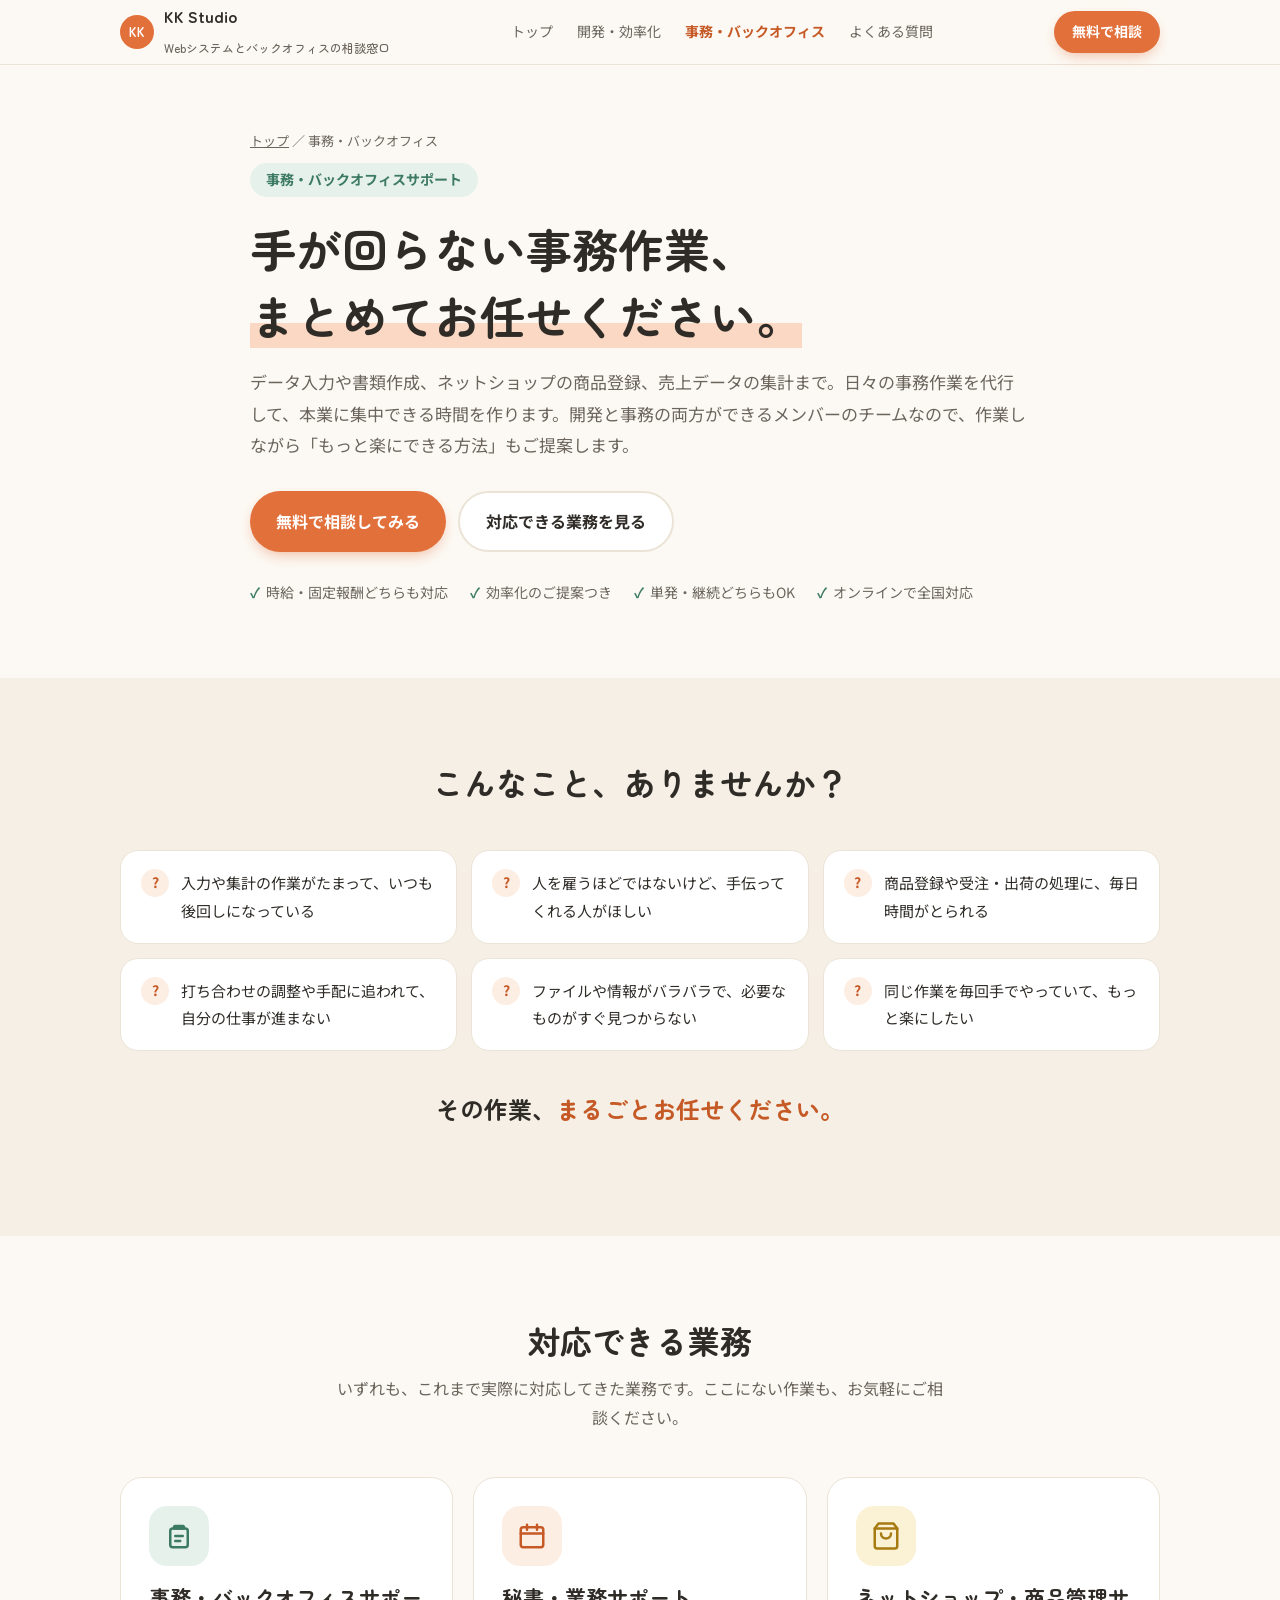
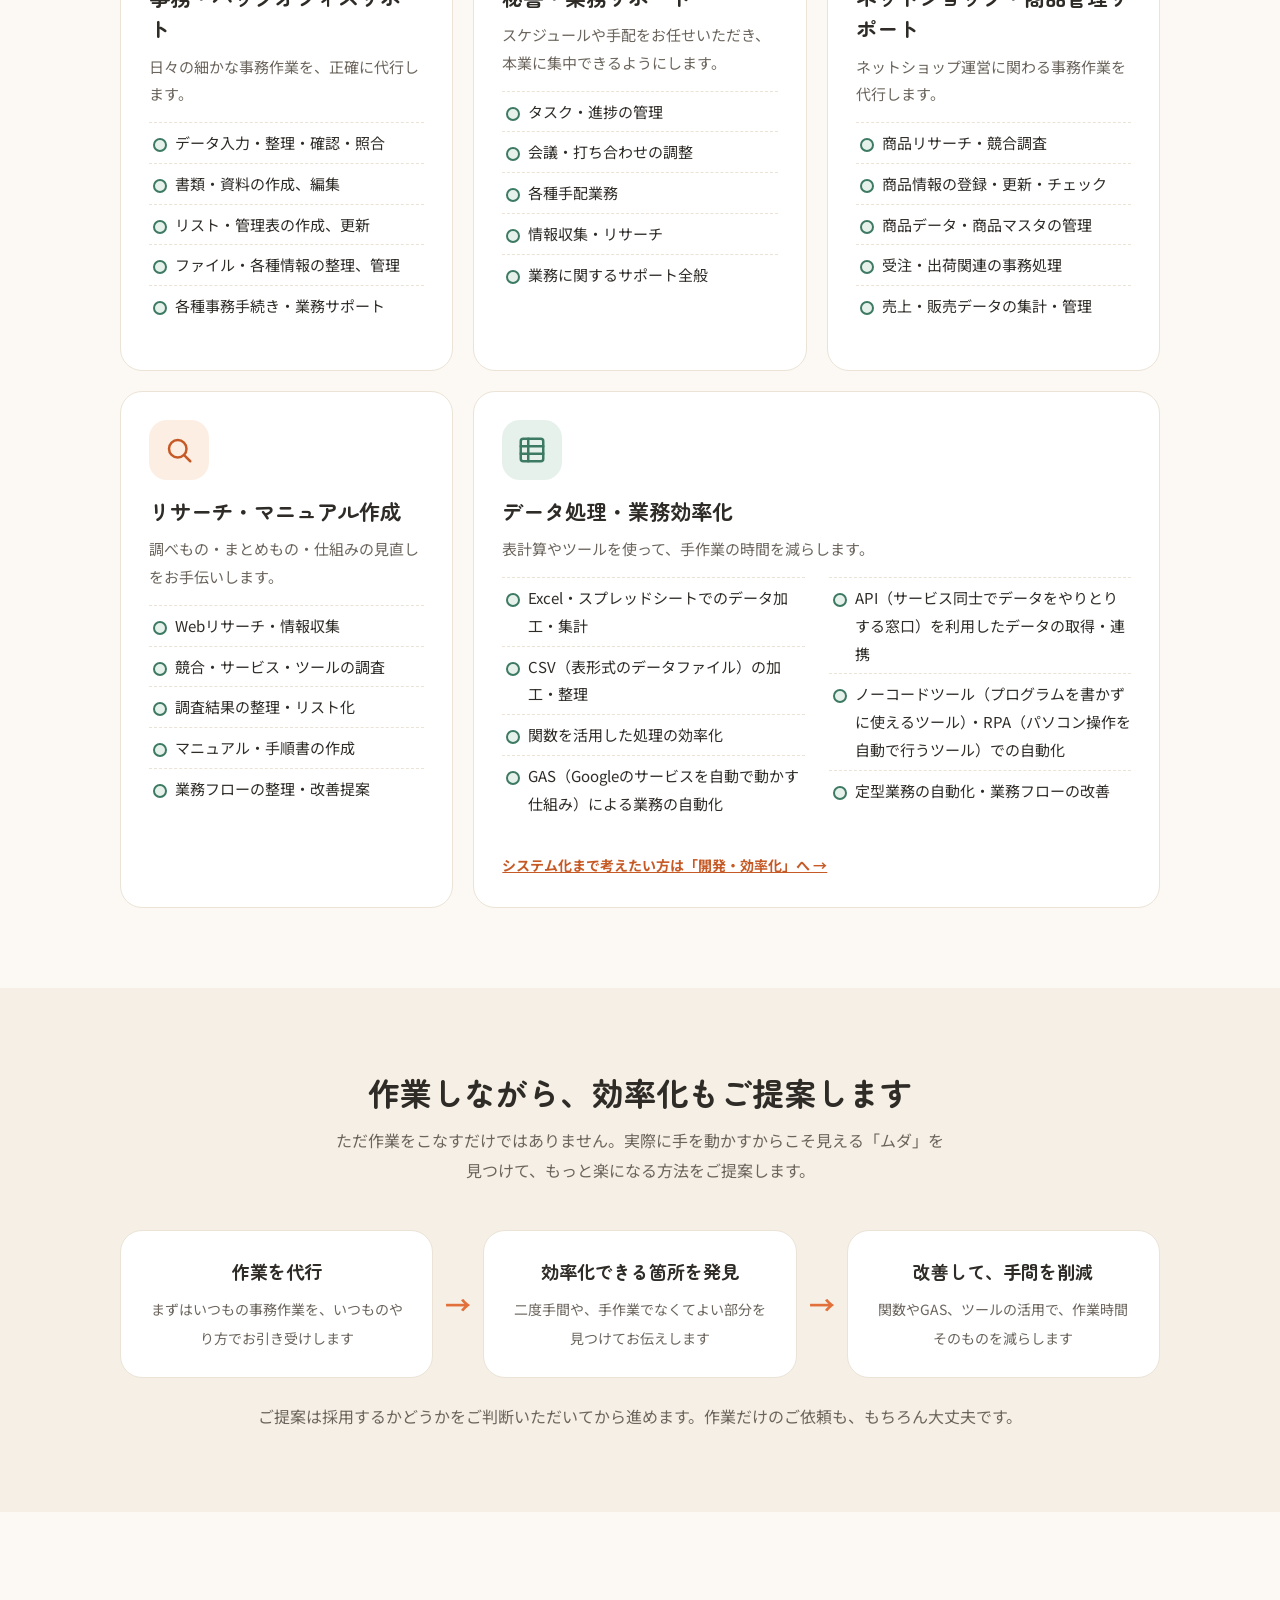
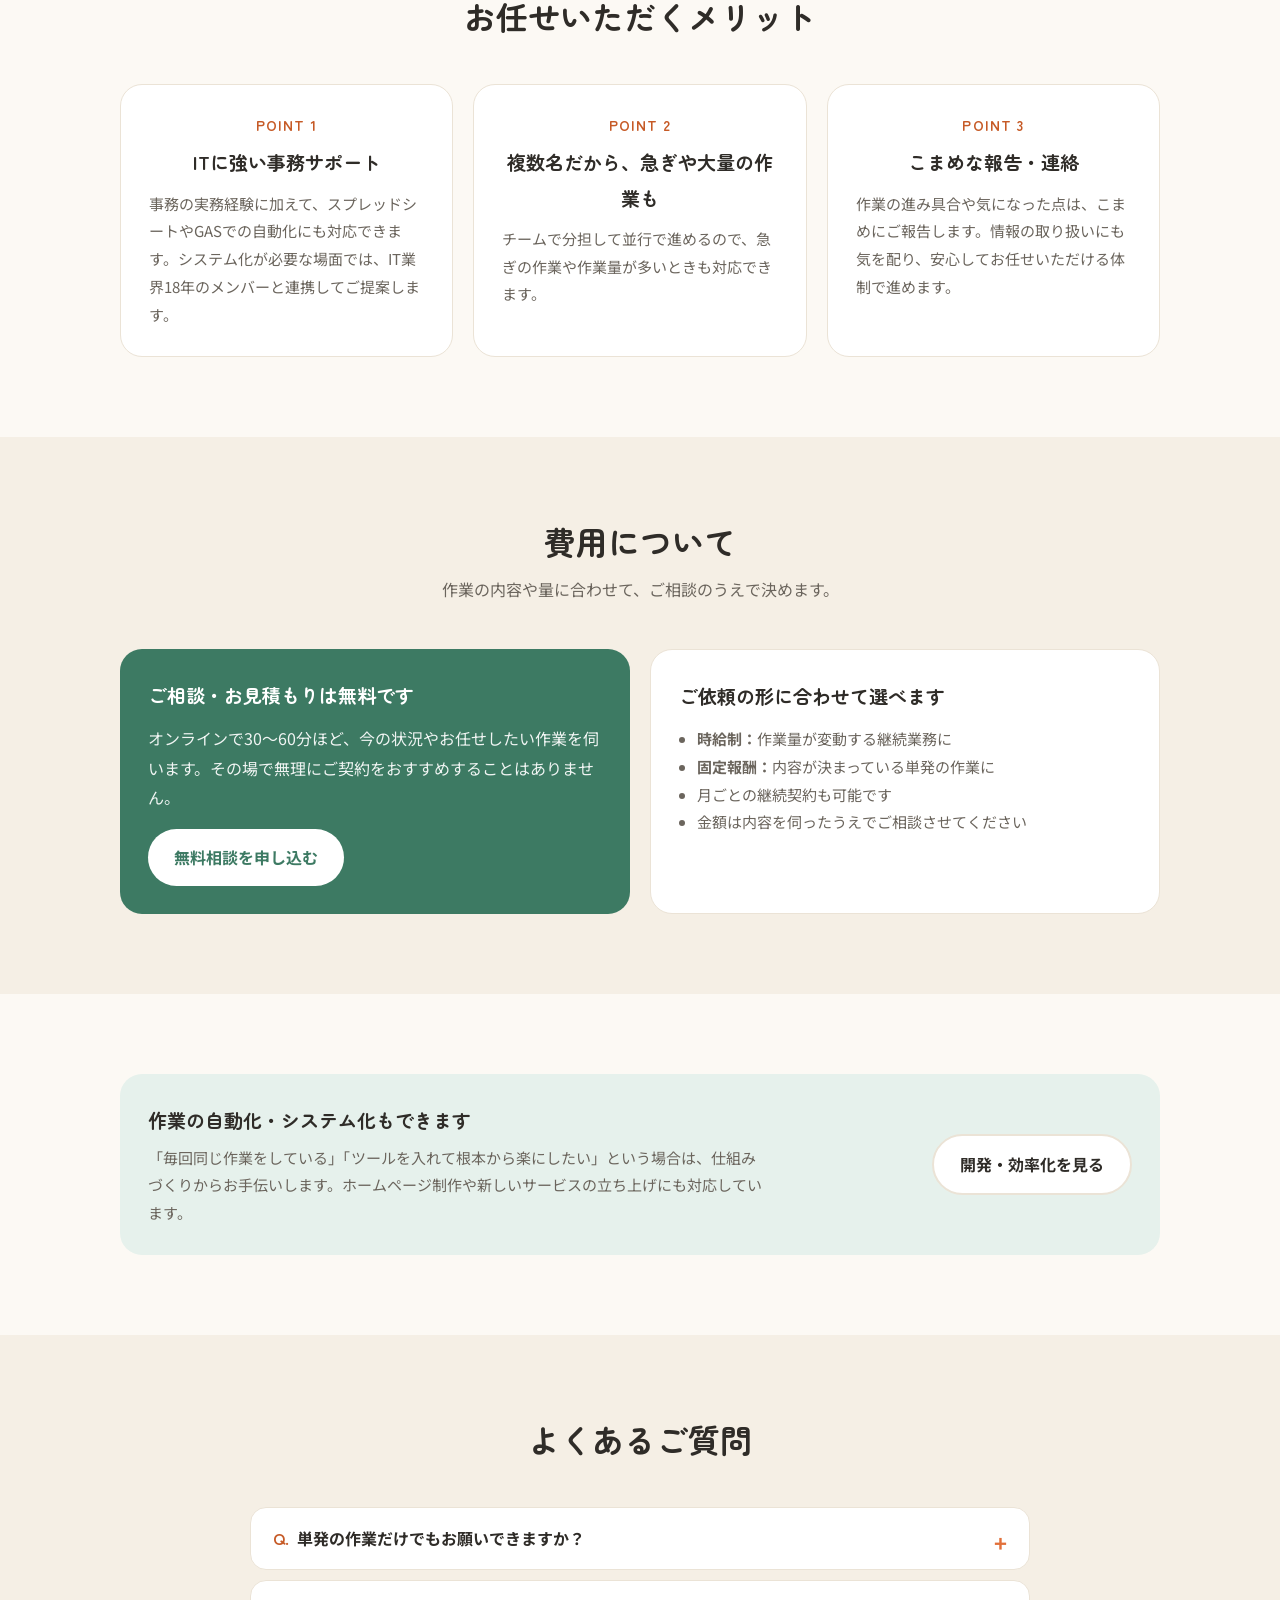
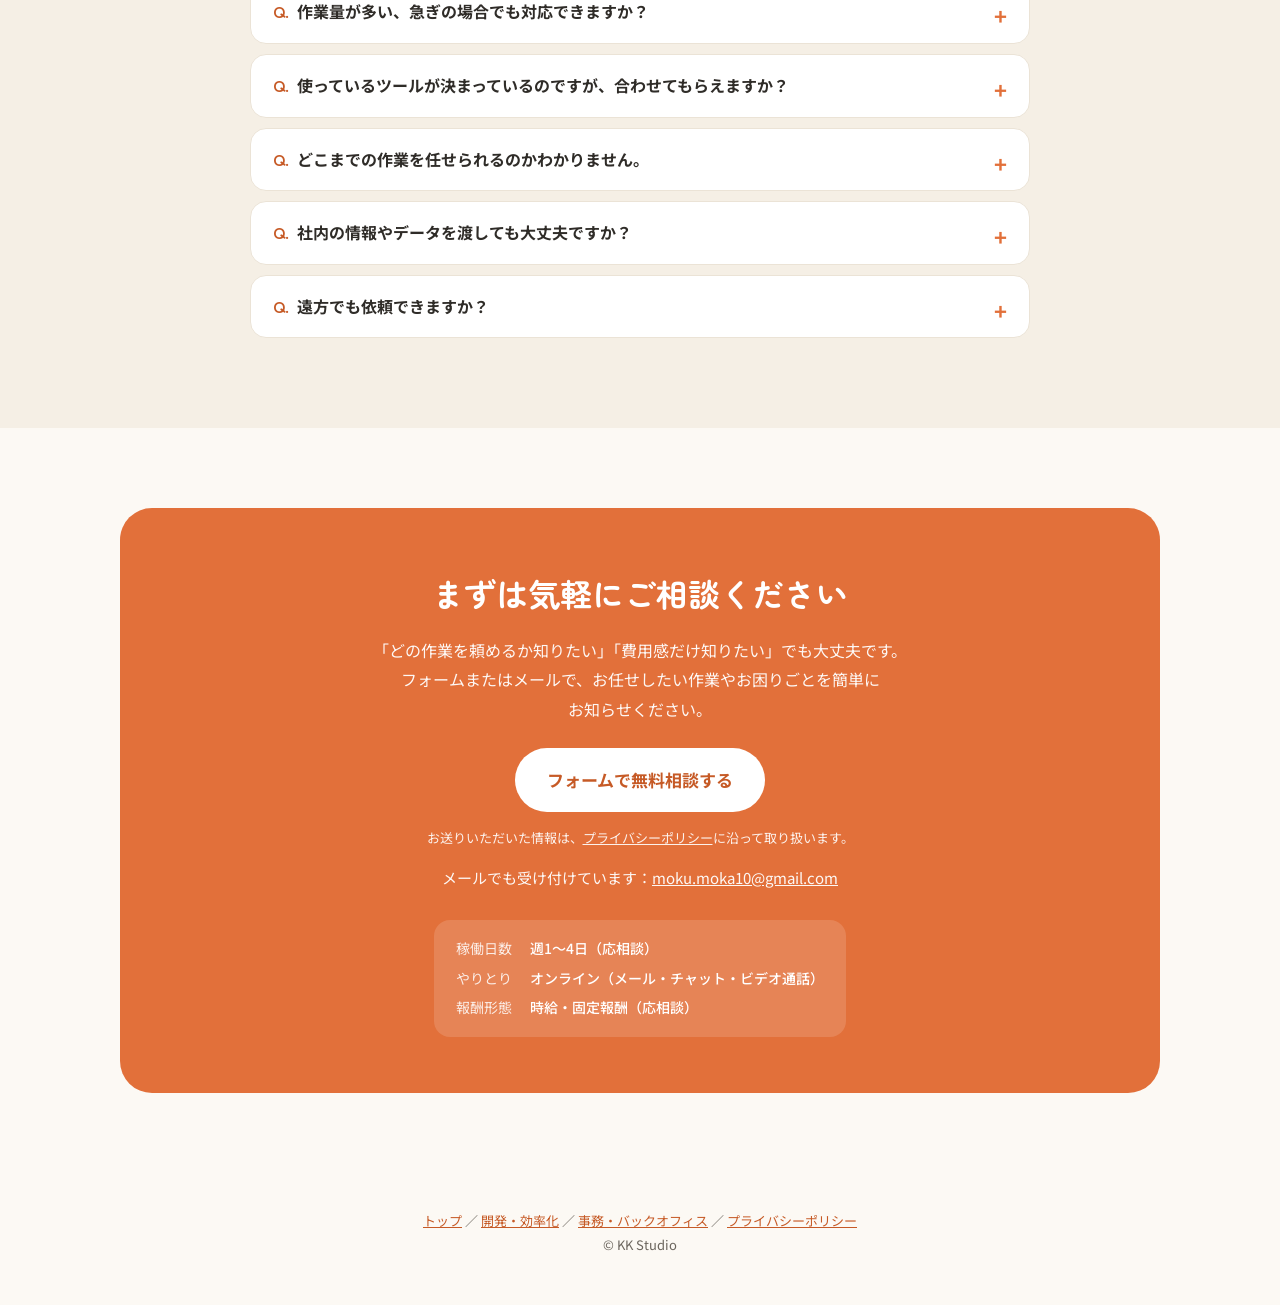
<file: office.html>
<!doctype html>
<html lang="ja">
<head>
<meta charset="utf-8">
<meta name="viewport" content="width=device-width, initial-scale=1">
<meta name="color-scheme" content="light">
<title>事務・バックオフィスサポート | KK Studio</title>
<meta name="description" content="データ入力・書類作成、秘書業務、ネットショップ運営の事務作業、スプレッドシートやGASを使った効率化、リサーチ・マニュアル作成まで。手が回らない事務作業をまとめてお任せいただけます。時給・固定報酬どちらも対応。">
<meta property="og:title" content="事務・バックオフィスサポート | KK Studio">
<meta property="og:description" content="手が回らない事務作業、まとめてお任せください。作業の代行から、手作業を減らす仕組みづくりまで対応します。">
<meta property="og:type" content="website">
<link rel="preconnect" href="https://fonts.googleapis.com">
<link rel="preconnect" href="https://fonts.gstatic.com" crossorigin>
<link href="https://fonts.googleapis.com/css2?family=Zen+Maru+Gothic:wght@500;700&family=Noto+Sans+JP:wght@400;500;700&display=swap" rel="stylesheet">
<link rel="stylesheet" href="style.css">
</head>
<body>

<header class="top">
  <div class="wrap">
    <a class="logo" href="index.html"><span class="mark">KK</span><span>KK Studio<br><small>Webシステムとバックオフィスの相談窓口</small></span></a>
    <nav class="links">
      <a href="index.html">トップ</a>
      <a href="dev.html">開発<span class="long">・効率化</span></a>
      <a href="office.html" aria-current="page">事務<span class="long">・バックオフィス</span></a>
      <a href="#faq">よくある質問</a>
    </nav>
    <a class="btn sm" href="#contact">無料で相談</a>
  </div>
</header>

<main>
  <div class="hero solo">
    <div class="wrap">
      <div>
        <div class="crumb"><a href="index.html">トップ</a> ／ 事務・バックオフィス</div>
        <span class="tagline">事務・バックオフィスサポート</span>
        <h1><span class="nw">手が回らない事務作業、</span><br><span class="nw"><span class="hl">まとめてお任せください。</span></span></h1>
        <p class="lead">データ入力や書類作成、ネットショップの商品登録、売上データの集計まで。日々の事務作業を代行して、本業に集中できる時間を作ります。開発と事務の両方ができるメンバーのチームなので、作業しながら「もっと楽にできる方法」もご提案します。</p>
        <div class="cta">
          <a class="btn" href="#contact">無料で相談してみる</a>
          <a class="btn ghost" href="#services">対応できる業務を見る</a>
        </div>
        <div class="badges">
          <span>時給・固定報酬どちらも対応</span>
          <span>効率化のご提案つき</span>
          <span>単発・継続どちらもOK</span>
          <span>オンラインで全国対応</span>
        </div>
      </div>
    </div>
  </div>

  <section class="alt" id="worries">
    <div class="wrap">
      <div class="sec-head">
        <h2>こんなこと、ありませんか？</h2>
      </div>
      <div class="worries">
        <div class="worry"><span class="q">?</span>入力や集計の作業がたまって、いつも後回しになっている</div>
        <div class="worry"><span class="q">?</span>人を雇うほどではないけど、手伝ってくれる人がほしい</div>
        <div class="worry"><span class="q">?</span>商品登録や受注・出荷の処理に、毎日時間がとられる</div>
        <div class="worry"><span class="q">?</span>打ち合わせの調整や手配に追われて、自分の仕事が進まない</div>
        <div class="worry"><span class="q">?</span>ファイルや情報がバラバラで、必要なものがすぐ見つからない</div>
        <div class="worry"><span class="q">?</span>同じ作業を毎回手でやっていて、もっと楽にしたい</div>
      </div>
      <p class="answer">その作業、<em>まるごとお任せください。</em></p>
    </div>
  </section>

  <section id="services">
    <div class="wrap">
      <div class="sec-head">
        <h2>対応できる業務</h2>
        <p>いずれも、これまで実際に対応してきた業務です。ここにない作業も、お気軽にご相談ください。</p>
      </div>
      <div class="grid3 fill-last">
        <div class="card svc">
          <div class="icon c-green"><svg viewBox="0 0 24 24" fill="none" stroke="currentColor" stroke-width="2" stroke-linecap="round" stroke-linejoin="round"><path d="M9 4h6a1 1 0 0 1 1 1v1H8V5a1 1 0 0 1 1-1z"/><rect x="5" y="6" width="14" height="15" rx="2"/><path d="M9 12h6M9 16h4"/></svg></div>
          <h3>事務・バックオフィスサポート</h3>
          <p class="desc">日々の細かな事務作業を、正確に代行します。</p>
          <ul>
            <li>データ入力・整理・確認・照合</li>
            <li>書類・資料の作成、編集</li>
            <li>リスト・管理表の作成、更新</li>
            <li>ファイル・各種情報の整理、管理</li>
            <li>各種事務手続き・業務サポート</li>
          </ul>
        </div>
        <div class="card svc">
          <div class="icon c-orange"><svg viewBox="0 0 24 24" fill="none" stroke="currentColor" stroke-width="2" stroke-linecap="round" stroke-linejoin="round"><rect x="3" y="5" width="18" height="16" rx="2"/><path d="M3 10h18M8 3v4M16 3v4"/></svg></div>
          <h3>秘書・業務サポート</h3>
          <p class="desc">スケジュールや手配をお任せいただき、本業に集中できるようにします。</p>
          <ul>
            <li>タスク・進捗の管理</li>
            <li>会議・打ち合わせの調整</li>
            <li>各種手配業務</li>
            <li>情報収集・リサーチ</li>
            <li>業務に関するサポート全般</li>
          </ul>
        </div>
        <div class="card svc">
          <div class="icon c-yellow"><svg viewBox="0 0 24 24" fill="none" stroke="currentColor" stroke-width="2" stroke-linecap="round" stroke-linejoin="round"><path d="M6 2 3 6v14a2 2 0 0 0 2 2h14a2 2 0 0 0 2-2V6l-3-4z"/><path d="M3 6h18M16 10a4 4 0 0 1-8 0"/></svg></div>
          <h3>ネットショップ・商品管理サポート</h3>
          <p class="desc">ネットショップ運営に関わる事務作業を代行します。</p>
          <ul>
            <li>商品リサーチ・競合調査</li>
            <li>商品情報の登録・更新・チェック</li>
            <li>商品データ・商品マスタの管理</li>
            <li>受注・出荷関連の事務処理</li>
            <li>売上・販売データの集計・管理</li>
          </ul>
        </div>
        <div class="card svc">
          <div class="icon c-orange"><svg viewBox="0 0 24 24" fill="none" stroke="currentColor" stroke-width="2" stroke-linecap="round" stroke-linejoin="round"><circle cx="11" cy="11" r="7"/><path d="m21 21-4.3-4.3"/></svg></div>
          <h3>リサーチ・マニュアル作成</h3>
          <p class="desc">調べもの・まとめもの・仕組みの見直しをお手伝いします。</p>
          <ul>
            <li>Webリサーチ・情報収集</li>
            <li>競合・サービス・ツールの調査</li>
            <li>調査結果の整理・リスト化</li>
            <li>マニュアル・手順書の作成</li>
            <li>業務フローの整理・改善提案</li>
          </ul>
        </div>
        <div class="card svc">
          <div class="icon c-green"><svg viewBox="0 0 24 24" fill="none" stroke="currentColor" stroke-width="2" stroke-linecap="round" stroke-linejoin="round"><rect x="3" y="3" width="18" height="18" rx="2"/><path d="M3 9h18M3 15h18M9 3v18"/></svg></div>
          <h3>データ処理・業務効率化</h3>
          <p class="desc">表計算やツールを使って、手作業の時間を減らします。</p>
          <ul>
            <li>Excel・スプレッドシートでのデータ加工・集計</li>
            <li>CSV（表形式のデータファイル）の加工・整理</li>
            <li>関数を活用した処理の効率化</li>
            <li>GAS（Googleのサービスを自動で動かす仕組み）による業務の自動化</li>
            <li>API（サービス同士でデータをやりとりする窓口）を利用したデータの取得・連携</li>
            <li>ノーコードツール（プログラムを書かずに使えるツール）・RPA（パソコン操作を自動で行うツール）での自動化</li>
            <li>定型業務の自動化・業務フローの改善</li>
          </ul>
          <a class="more" href="dev.html#services">システム化まで考えたい方は「開発・効率化」へ →</a>
        </div>
      </div>
    </div>
  </section>

  <section class="alt" id="kaizen">
    <div class="wrap">
      <div class="sec-head">
        <h2>作業しながら、効率化もご提案します</h2>
        <p>ただ作業をこなすだけではありません。実際に手を動かすからこそ見える「ムダ」を見つけて、もっと楽になる方法をご提案します。</p>
      </div>
      <div class="bridge">
        <div class="card"><b>作業を代行</b><span>まずはいつもの事務作業を、いつものやり方でお引き受けします</span></div>
        <div class="arrow" aria-hidden="true">→</div>
        <div class="card"><b>効率化できる箇所を発見</b><span>二度手間や、手作業でなくてよい部分を見つけてお伝えします</span></div>
        <div class="arrow" aria-hidden="true">→</div>
        <div class="card"><b>改善して、手間を削減</b><span>関数やGAS、ツールの活用で、作業時間そのものを減らします</span></div>
      </div>
      <p class="bridge-note">ご提案は採用するかどうかをご判断いただいてから進めます。作業だけのご依頼も、もちろん大丈夫です。</p>
    </div>
  </section>

  <section id="reasons">
    <div class="wrap">
      <div class="sec-head">
        <h2>お任せいただくメリット</h2>
      </div>
      <div class="grid3">
        <div class="card reason">
          <div class="num">POINT 1</div>
          <h3>ITに強い事務サポート</h3>
          <p>事務の実務経験に加えて、スプレッドシートやGASでの自動化にも対応できます。システム化が必要な場面では、IT業界18年のメンバーと連携してご提案します。</p>
        </div>
        <div class="card reason">
          <div class="num">POINT 2</div>
          <h3>複数名だから、急ぎや大量の作業も</h3>
          <p>チームで分担して並行で進めるので、急ぎの作業や作業量が多いときも対応できます。</p>
        </div>
        <div class="card reason">
          <div class="num">POINT 3</div>
          <h3>こまめな報告・連絡</h3>
          <p>作業の進み具合や気になった点は、こまめにご報告します。情報の取り扱いにも気を配り、安心してお任せいただける体制で進めます。</p>
        </div>
      </div>
    </div>
  </section>

  <section class="alt" id="price">
    <div class="wrap">
      <div class="sec-head">
        <h2>費用について</h2>
        <p>作業の内容や量に合わせて、ご相談のうえで決めます。</p>
      </div>
      <div class="price">
        <div class="card free">
          <h3>ご相談・お見積もりは無料です</h3>
          <p>オンラインで30〜60分ほど、今の状況やお任せしたい作業を伺います。その場で無理にご契約をおすすめすることはありません。</p>
          <a class="btn" href="#contact">無料相談を申し込む</a>
        </div>
        <div class="card">
          <h3>ご依頼の形に合わせて選べます</h3>
          <ul>
            <li><b>時給制：</b>作業量が変動する継続業務に</li>
            <li><b>固定報酬：</b>内容が決まっている単発の作業に</li>
            <li>月ごとの継続契約も可能です</li>
            <li>金額は内容を伺ったうえでご相談させてください</li>
          </ul>
        </div>
      </div>
    </div>
  </section>

  <section id="cross">
    <div class="wrap">
      <div class="card crosslink">
        <div>
          <h3>作業の自動化・システム化もできます</h3>
          <p>「毎回同じ作業をしている」「ツールを入れて根本から楽にしたい」という場合は、仕組みづくりからお手伝いします。ホームページ制作や新しいサービスの立ち上げにも対応しています。</p>
        </div>
        <a class="btn ghost" href="dev.html">開発・効率化を見る</a>
      </div>
    </div>
  </section>

  <section class="alt" id="faq">
    <div class="wrap">
      <div class="sec-head">
        <h2>よくあるご質問</h2>
      </div>
      <div class="faq">
        <details><summary>単発の作業だけでもお願いできますか？</summary><p>はい。データの整理やリサーチなど、1回きりの作業からお受けしています。毎月の定型業務など、継続してお任せいただくことも可能です。</p></details>
        <details><summary>作業量が多い、急ぎの場合でも対応できますか？</summary><p>はい。チームで分担して、並行して進めます。まずは量と期限をお聞かせください。</p></details>
        <details><summary>使っているツールが決まっているのですが、合わせてもらえますか？</summary><p>はい。普段お使いのツールやファイルの形式に合わせて作業します。やり方が決まっていない場合は、使いやすい方法をご提案します。</p></details>
        <details><summary>どこまでの作業を任せられるのかわかりません。</summary><p>「こんな作業に時間がとられている」とお話しいただければ、お任せいただける範囲と進め方を一緒に整理します。</p></details>
        <details><summary>社内の情報やデータを渡しても大丈夫ですか？</summary><p>メンバーに情報セキュリティマネジメントの資格保持者がおり、データの取り扱いには十分注意しています。必要に応じて、秘密保持契約の締結にも対応します。</p></details>
        <details><summary>遠方でも依頼できますか？</summary><p>オンラインで全国から対応しています。やりとりはメールやチャットツールなど、ご都合のよい方法に合わせます。</p></details>
      </div>
    </div>
  </section>

  <section id="contact">
    <div class="wrap">
      <div class="contact">
        <h2><span class="nw">まずは気軽に</span><span class="nw">ご相談ください</span></h2>
        <p>「どの作業を頼めるか知りたい」「費用感だけ知りたい」でも大丈夫です。フォームまたはメールで、お任せしたい作業やお困りごとを簡単にお知らせください。</p>
        <a class="btn" href="https://forms.gle/E2HdbrN2jARtDQk27" target="_blank" rel="noopener">フォームで無料相談する</a>
        <div class="mail small">お送りいただいた情報は、<a href="privacy.html">プライバシーポリシー</a>に沿って取り扱います。</div>
        <div class="mail">メールでも受け付けています：<a href="mailto:moku.moka10@gmail.com">moku.moka10@gmail.com</a></div>
        <dl>
          <dt>稼働日数</dt><dd>週1〜4日（応相談）</dd>
          <dt>やりとり</dt><dd>オンライン<span class="nw">（メール・チャット・ビデオ通話）</span></dd>
          <dt>報酬形態</dt><dd>時給・固定報酬（応相談）</dd>
        </dl>
      </div>
    </div>
  </section>
</main>

<footer>
  <div class="wrap"><a href="index.html">トップ</a> ／ <a href="dev.html">開発・効率化</a> ／ <a href="office.html">事務・バックオフィス</a> ／ <a href="privacy.html">プライバシーポリシー</a><br>© KK Studio</div>
</footer>

</body>
</html>
</file>
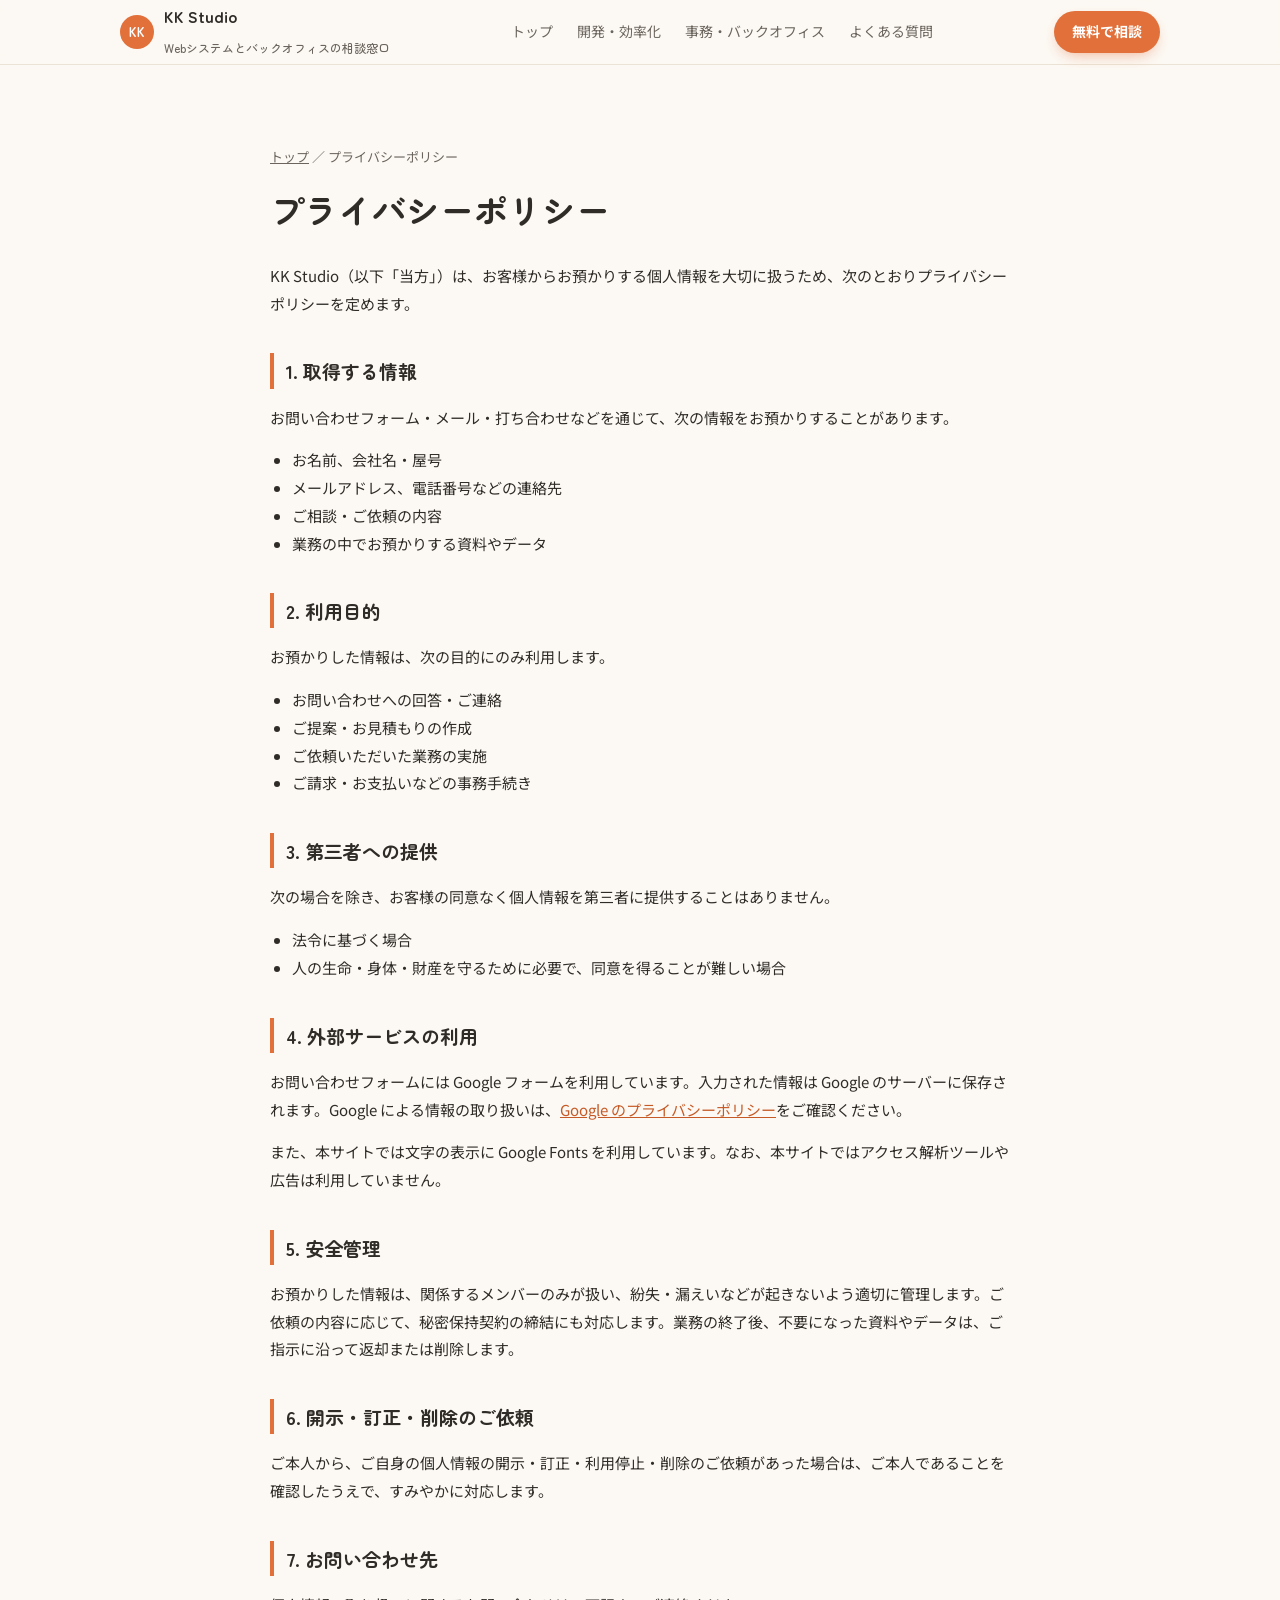
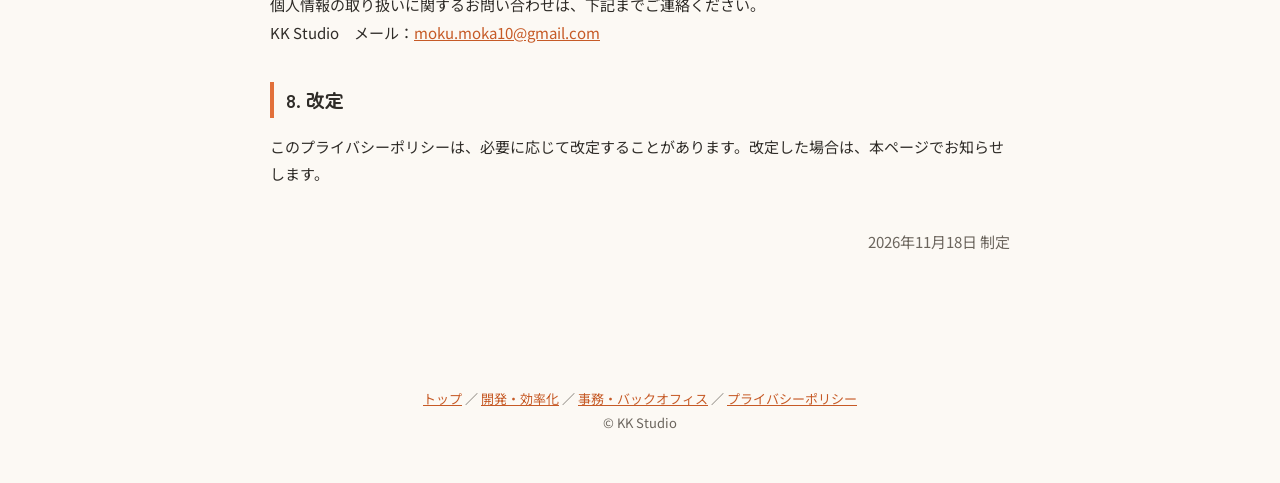
<file: privacy.html>
<!doctype html>
<html lang="ja">
<head>
<meta charset="utf-8">
<meta name="viewport" content="width=device-width, initial-scale=1">
<meta name="color-scheme" content="light">
<title>プライバシーポリシー | KK Studio</title>
<meta name="description" content="KK Studioのプライバシーポリシーです。お問い合わせでお預かりする個人情報の取り扱いについて定めています。">
<link rel="preconnect" href="https://fonts.googleapis.com">
<link rel="preconnect" href="https://fonts.gstatic.com" crossorigin>
<link href="https://fonts.googleapis.com/css2?family=Zen+Maru+Gothic:wght@500;700&family=Noto+Sans+JP:wght@400;500;700&display=swap" rel="stylesheet">
<link rel="stylesheet" href="style.css">
</head>
<body>

<header class="top">
  <div class="wrap">
    <a class="logo" href="index.html"><span class="mark">KK</span><span>KK Studio<br><small>Webシステムとバックオフィスの相談窓口</small></span></a>
    <nav class="links">
      <a href="index.html">トップ</a>
      <a href="dev.html">開発<span class="long">・効率化</span></a>
      <a href="office.html">事務<span class="long">・バックオフィス</span></a>
      <a href="index.html#faq">よくある質問</a>
    </nav>
    <a class="btn sm" href="index.html#contact">無料で相談</a>
  </div>
</header>

<main>
  <section class="policy">
    <div class="wrap">
      <div class="crumb"><a href="index.html">トップ</a> ／ プライバシーポリシー</div>
      <h1>プライバシーポリシー</h1>
      <p>KK Studio（以下「当方」）は、お客様からお預かりする個人情報を大切に扱うため、次のとおりプライバシーポリシーを定めます。</p>

      <h2>1. 取得する情報</h2>
      <p>お問い合わせフォーム・メール・打ち合わせなどを通じて、次の情報をお預かりすることがあります。</p>
      <ul>
        <li>お名前、会社名・屋号</li>
        <li>メールアドレス、電話番号などの連絡先</li>
        <li>ご相談・ご依頼の内容</li>
        <li>業務の中でお預かりする資料やデータ</li>
      </ul>

      <h2>2. 利用目的</h2>
      <p>お預かりした情報は、次の目的にのみ利用します。</p>
      <ul>
        <li>お問い合わせへの回答・ご連絡</li>
        <li>ご提案・お見積もりの作成</li>
        <li>ご依頼いただいた業務の実施</li>
        <li>ご請求・お支払いなどの事務手続き</li>
      </ul>

      <h2>3. 第三者への提供</h2>
      <p>次の場合を除き、お客様の同意なく個人情報を第三者に提供することはありません。</p>
      <ul>
        <li>法令に基づく場合</li>
        <li>人の生命・身体・財産を守るために必要で、同意を得ることが難しい場合</li>
      </ul>

      <h2>4. 外部サービスの利用</h2>
      <p>お問い合わせフォームには Google フォームを利用しています。入力された情報は Google のサーバーに保存されます。Google による情報の取り扱いは、<a href="https://policies.google.com/privacy?hl=ja" target="_blank" rel="noopener">Google のプライバシーポリシー</a>をご確認ください。</p>
      <p>また、本サイトでは文字の表示に Google Fonts を利用しています。なお、本サイトではアクセス解析ツールや広告は利用していません。</p>

      <h2>5. 安全管理</h2>
      <p>お預かりした情報は、関係するメンバーのみが扱い、紛失・漏えいなどが起きないよう適切に管理します。ご依頼の内容に応じて、秘密保持契約の締結にも対応します。業務の終了後、不要になった資料やデータは、ご指示に沿って返却または削除します。</p>

      <h2>6. 開示・訂正・削除のご依頼</h2>
      <p>ご本人から、ご自身の個人情報の開示・訂正・利用停止・削除のご依頼があった場合は、ご本人であることを確認したうえで、すみやかに対応します。</p>

      <h2>7. お問い合わせ先</h2>
      <p>個人情報の取り扱いに関するお問い合わせは、下記までご連絡ください。<br>KK Studio　メール：<a href="mailto:moku.moka10@gmail.com">moku.moka10@gmail.com</a></p>

      <h2>8. 改定</h2>
      <p>このプライバシーポリシーは、必要に応じて改定することがあります。改定した場合は、本ページでお知らせします。</p>

      <p class="date">2026年11月18日 制定</p>
    </div>
  </section>
</main>

<footer>
  <div class="wrap"><a href="index.html">トップ</a> ／ <a href="dev.html">開発・効率化</a> ／ <a href="office.html">事務・バックオフィス</a> ／ <a href="privacy.html">プライバシーポリシー</a><br>© KK Studio</div>
</footer>

</body>
</html>
</file>
<file: style.css>
:root{
  --bg:#fcf9f4; --bg-alt:#f5efe5; --surface:#ffffff; --ink:#2f2c28; --muted:#6b655d; --line:#ebe3d6;
  --accent:#e2703a; --accent-dark:#c65a26; --accent-soft:#fdeee4;
  --green:#3d7a63; --green-soft:#e6f1ec;
}
*{box-sizing:border-box}
html{scroll-behavior:smooth;scroll-padding-top:68px}
body{margin:0;background:var(--bg);color:var(--ink);font-family:"Noto Sans JP",system-ui,sans-serif;line-height:1.85;font-size:16px;-webkit-font-smoothing:antialiased}
h1,h2,h3,.round{font-family:"Zen Maru Gothic","Noto Sans JP",sans-serif}
a{color:var(--accent-dark)}
img,svg{display:block}
.wrap{max-width:1080px;margin:0 auto;padding:0 20px}

/* buttons */
.btn{display:inline-flex;align-items:center;gap:8px;padding:14px 26px;border-radius:999px;background:var(--accent);color:#fff;text-decoration:none;font-weight:700;font-size:16px;box-shadow:0 6px 16px -6px rgba(226,112,58,.6);transition:background .15s,transform .15s}
.btn:hover{background:var(--accent-dark);transform:translateY(-1px)}
.btn.ghost{background:var(--surface);color:var(--ink);border:2px solid var(--line);box-shadow:none}
.btn.ghost:hover{border-color:var(--accent);background:var(--surface)}
.btn.sm{padding:8px 18px;font-size:14px}

/* header */
header.top{position:sticky;top:0;z-index:10;background:rgba(252,249,244,.92);backdrop-filter:blur(8px);border-bottom:1px solid var(--line)}
header.top .wrap{display:flex;align-items:center;justify-content:space-between;height:64px}
.logo{display:flex;align-items:center;gap:10px;font-weight:700;text-decoration:none;color:var(--ink);font-family:"Zen Maru Gothic",sans-serif}
.logo .mark{width:34px;height:34px;border-radius:50%;background:var(--accent);color:#fff;display:grid;place-items:center;font-size:13px}
.logo small{font-size:12px;color:var(--muted);font-weight:500}
nav.links{display:flex;gap:24px;font-size:14px}
nav.links a{color:var(--muted);text-decoration:none}
nav.links a:hover{color:var(--accent-dark)}
@media (max-width:820px){.logo small{display:none}header.top .wrap{height:auto;flex-wrap:wrap;padding-top:10px;padding-bottom:6px;row-gap:4px}nav.links{order:3;width:100%;overflow-x:auto;gap:18px;white-space:nowrap;padding-bottom:4px}html{scroll-padding-top:100px}}

/* hero */
.hero{padding:64px 0 72px}
.hero .wrap{display:grid;grid-template-columns:1.2fr .8fr;gap:48px;align-items:center}
.tagline{display:inline-block;background:var(--green-soft);color:var(--green);font-weight:700;font-size:14px;border-radius:999px;padding:4px 16px}
.hero h1{font-size:clamp(30px,5vw,46px);line-height:1.45;margin:18px 0 18px}
.hero h1 .nw{display:inline-block}
@media (max-width:420px){.hero h1{font-size:26px}}
.hero h1 .hl{background:linear-gradient(transparent 62%,#fbd8c3 62%)}
.hero p.lead{color:var(--muted);font-size:17px;margin:0 0 30px}
.cta{display:flex;gap:12px;flex-wrap:wrap}
.badges{display:flex;flex-wrap:wrap;gap:10px 22px;margin-top:28px;font-size:14px;color:var(--muted)}
.badges span::before{content:"✓";color:var(--green);font-weight:700;margin-right:6px}
.hero-card{background:var(--surface);border:1px solid var(--line);border-radius:28px;padding:30px;box-shadow:0 20px 40px -24px rgba(80,60,30,.25);position:relative}
.hero-card .avatar{width:84px;height:84px;margin-bottom:14px}
.hero-card .name{font-family:"Zen Maru Gothic",sans-serif;font-weight:700;font-size:20px}
.hero-card .role{font-size:13px;color:var(--muted)}
.bubble{margin-top:18px;background:var(--accent-soft);border-radius:18px;padding:16px 18px;font-size:15px;position:relative}
.bubble::before{content:"";position:absolute;top:-8px;left:28px;border:8px solid transparent;border-top:0;border-bottom-color:var(--accent-soft)}
.hero-card dl{display:grid;grid-template-columns:auto 1fr;gap:4px 14px;margin:18px 0 0;font-size:14px}
.hero-card dt{color:var(--muted)}
.hero-card dd{margin:0;font-weight:500}
@media (max-width:860px){.hero .wrap{grid-template-columns:1fr;gap:36px}.hero{padding:40px 0 56px}}

/* sections */
section{padding:80px 0}
section.alt{background:var(--bg-alt)}
.sec-head{text-align:center;margin-bottom:44px}
.sec-head h2{font-size:clamp(24px,3.6vw,32px);margin:0 0 10px;line-height:1.5}
.sec-head p{color:var(--muted);margin:0 auto;max-width:620px}
.card{background:var(--surface);border:1px solid var(--line);border-radius:22px;padding:28px}
.grid3{display:grid;grid-template-columns:repeat(3,1fr);gap:20px}
.grid2{display:grid;grid-template-columns:repeat(2,1fr);gap:20px}
@media (max-width:860px){.grid3,.grid2{grid-template-columns:1fr}}

/* worries */
.worries{display:grid;grid-template-columns:repeat(3,1fr);gap:14px}
.worry{background:var(--surface);border:1px solid var(--line);border-radius:18px;padding:18px 20px;display:flex;gap:12px;align-items:flex-start;font-size:15px}
.worry .q{flex:none;width:28px;height:28px;border-radius:50%;background:var(--accent-soft);color:var(--accent-dark);display:grid;place-items:center;font-weight:700;font-size:14px}
.answer{text-align:center;margin-top:36px;font-family:"Zen Maru Gothic",sans-serif;font-size:clamp(19px,2.6vw,24px);font-weight:700}
.answer em{font-style:normal;color:var(--accent-dark)}
@media (max-width:860px){.worries{grid-template-columns:1fr}}

/* services */
.svc{display:flex;flex-direction:column}
.svc .icon{width:60px;height:60px;border-radius:18px;display:grid;place-items:center;margin-bottom:16px}
.svc .icon svg{width:30px;height:30px}
.svc h3{font-size:21px;margin:0 0 8px;line-height:1.5}
.svc .desc{color:var(--muted);font-size:15px;margin:0 0 14px}
.svc ul{list-style:none;padding:0;margin:0 0 16px;font-size:15px}
.svc li{padding:6px 0 6px 26px;position:relative;border-top:1px dashed var(--line)}
.svc li::before{content:"";position:absolute;left:4px;top:15px;width:10px;height:10px;border-radius:50%;background:var(--green-soft);border:2px solid var(--green)}
.svc .for{margin-top:auto;background:var(--bg-alt);border-radius:14px;padding:12px 14px;font-size:14px;color:var(--muted)}
.svc .for b{color:var(--ink)}
.c-orange{background:var(--accent-soft);color:var(--accent-dark)}
.c-green{background:var(--green-soft);color:var(--green)}
.c-yellow{background:#fbf1d4;color:#a77a12}

/* reasons */
.reason{text-align:center}
.reason .num{font-family:"Zen Maru Gothic",sans-serif;font-size:14px;font-weight:700;color:var(--accent-dark);letter-spacing:.08em}
.reason h3{font-size:19px;margin:6px 0 10px}
.reason p{margin:0;color:var(--muted);font-size:15px;text-align:left}

/* cases */
.case{display:flex;flex-direction:column}
.case .kind{align-self:flex-start;font-size:12px;font-weight:700;border-radius:999px;padding:3px 12px;margin-bottom:12px}
.case h3{font-size:19px;margin:0 0 8px;line-height:1.5}
.case p{margin:0 0 16px;color:var(--muted);font-size:15px}
.case .result{margin-top:auto;border-top:1px solid var(--line);padding-top:14px;display:flex;align-items:baseline;gap:10px;flex-wrap:wrap}
.case .big{font-family:"Zen Maru Gothic",sans-serif;font-size:28px;font-weight:700;color:var(--accent-dark);line-height:1.2}
.case .small{font-size:14px;color:var(--muted)}

/* price */
.price{display:grid;grid-template-columns:1fr 1fr;gap:20px;align-items:stretch}
.price .card h3{font-size:19px;margin:0 0 12px}
.price ul{margin:0;padding-left:1.2em;color:var(--muted);font-size:15px}
.price .free{background:var(--green);color:#fff;border:0}
.price .free h3{color:#fff}
.price .free p{margin:0 0 16px;opacity:.92}
.price .free .btn{background:#fff;color:var(--green);box-shadow:none}
@media (max-width:860px){.price{grid-template-columns:1fr}}

/* steps */
.steps{display:grid;grid-template-columns:repeat(4,1fr);gap:16px;counter-reset:st}
.step{background:var(--surface);border:1px solid var(--line);border-radius:22px;padding:24px;position:relative}
.step::before{counter-increment:st;content:counter(st);display:grid;place-items:center;width:36px;height:36px;border-radius:50%;background:var(--accent);color:#fff;font-weight:700;margin-bottom:12px;font-family:"Zen Maru Gothic",sans-serif}
.step h3{font-size:17px;margin:0 0 6px}
.step p{margin:0;color:var(--muted);font-size:14px}
@media (max-width:860px){.steps{grid-template-columns:1fr 1fr}}
@media (max-width:520px){.steps{grid-template-columns:1fr}}

/* profile */
.profile{display:grid;grid-template-columns:240px 1fr;gap:40px;align-items:start}
.profile .side{text-align:center}
.profile .side .avatar{width:160px;height:160px;margin:0 auto 14px}
.profile .side .name{font-family:"Zen Maru Gothic",sans-serif;font-size:22px;font-weight:700}
.profile .side .role{font-size:14px;color:var(--muted)}
.profile p{margin:0 0 14px}
.history{list-style:none;padding:0;margin:20px 0 0;border-left:3px solid var(--line)}
.history li{position:relative;padding:0 0 16px 22px;font-size:15px}
.history li::before{content:"";position:absolute;left:-8px;top:8px;width:13px;height:13px;border-radius:50%;background:var(--surface);border:3px solid var(--accent)}
.history b{display:block;font-size:13px;color:var(--accent-dark)}
@media (max-width:760px){.profile{grid-template-columns:1fr;gap:20px}}

/* for companies */
.biz .stats{display:grid;grid-template-columns:repeat(4,1fr);gap:14px;margin-bottom:24px}
.biz .stat{background:var(--surface);border:1px solid var(--line);border-radius:18px;padding:18px;text-align:center}
.biz .stat .v{font-family:"Zen Maru Gothic",sans-serif;font-size:28px;font-weight:700;color:var(--green);line-height:1.3}
.biz .stat .v small{font-size:15px}
.biz .stat .k{font-size:13px;color:var(--muted)}
@media (max-width:760px){.biz .stats{grid-template-columns:1fr 1fr}}
.biz .card h3{font-size:18px;margin:0 0 8px}
.biz .card p{margin:0;color:var(--muted);font-size:15px}
details.skills{margin-top:20px;background:var(--surface);border:1px solid var(--line);border-radius:18px;padding:18px 22px}
details.skills summary{cursor:pointer;font-weight:700;color:var(--green)}
.skillrow{display:grid;grid-template-columns:150px 1fr;gap:12px;padding:12px 0;border-top:1px solid var(--line);font-size:14px}
.skillrow:first-of-type{margin-top:14px}
.skillrow h4{margin:0;font-size:14px;color:var(--muted);font-weight:500}
.pill{display:inline-block;font-size:13px;padding:2px 10px;margin:0 6px 6px 0;border-radius:999px;background:var(--bg-alt)}
@media (max-width:760px){.skillrow{grid-template-columns:1fr;gap:4px}}

/* faq */
.faq{max-width:780px;margin:0 auto}
.faq details{background:var(--surface);border:1px solid var(--line);border-radius:16px;padding:16px 22px;margin-bottom:10px}
.faq summary{cursor:pointer;font-weight:700;list-style:none;position:relative;padding-right:30px}
.faq summary::-webkit-details-marker{display:none}
.faq summary::before{content:"Q.";color:var(--accent-dark);margin-right:8px;font-family:"Zen Maru Gothic",sans-serif}
.faq summary::after{content:"+";position:absolute;right:0;top:-2px;color:var(--accent);font-size:22px}
.faq details[open] summary::after{content:"−"}
.faq details p{margin:10px 0 0;color:var(--muted);font-size:15px}

/* contact */
.contact{background:var(--accent);color:#fff;border-radius:32px;padding:56px 32px;text-align:center}
.contact h2{font-size:clamp(24px,3.6vw,32px);margin:0 0 12px}
.contact p{margin:0 auto 24px;max-width:560px;opacity:.95}
.contact .btn{background:#fff;color:var(--accent-dark);box-shadow:none;font-size:17px;padding:16px 32px}
.contact .mail{margin-top:14px;font-size:15px;opacity:.95}
.contact dl{display:inline-grid;grid-template-columns:auto auto;gap:4px 18px;text-align:left;margin:28px auto 0;font-size:14px;background:rgba(255,255,255,.14);border-radius:16px;padding:16px 22px}
.contact dt{opacity:.85}
.contact dd{margin:0;font-weight:500}
footer{padding:36px 0 48px;color:var(--muted);font-size:13px;text-align:center}

/* nav current */
nav.links a[aria-current="page"]{color:var(--accent-dark);font-weight:700}

/* solo hero (sub pages) */
.hero.solo .wrap{grid-template-columns:1fr;max-width:820px}
.crumb{font-size:13px;color:var(--muted);margin-bottom:10px}
.crumb a{color:var(--muted)}

/* entry cards (top) */
.entry{display:flex;flex-direction:column;text-decoration:none;color:var(--ink);transition:border-color .15s,transform .15s}
.entry:hover{border-color:var(--accent);transform:translateY(-2px)}
.entry .icon{width:60px;height:60px;border-radius:18px;display:grid;place-items:center;margin-bottom:16px}
.entry .icon svg{width:30px;height:30px}
.entry h3{font-size:22px;margin:0 0 8px}
.entry p{color:var(--muted);font-size:15px;margin:0 0 14px}
.entry .tags{margin:0 0 18px}
.entry .go{margin-top:auto;font-weight:700;color:var(--accent-dark)}

/* bridge (top) */
.bridge{display:grid;grid-template-columns:1fr auto 1fr auto 1fr;gap:12px;align-items:center}
.bridge .card{text-align:center;padding:24px}
.bridge .card b{display:block;font-family:"Zen Maru Gothic",sans-serif;font-size:18px;margin-bottom:6px}
.bridge .card span{font-size:14px;color:var(--muted)}
.bridge .arrow{color:var(--accent);font-size:26px;font-weight:700}
.bridge-note{text-align:center;color:var(--muted);margin:24px 0 0}
@media (max-width:860px){.bridge{grid-template-columns:1fr}.bridge .arrow{transform:rotate(90deg);justify-self:center}}

/* cross link */
.crosslink{display:flex;gap:24px;align-items:center;justify-content:space-between;flex-wrap:wrap;background:var(--green-soft);border:0}
.crosslink h3{margin:0 0 6px;font-size:19px}
.crosslink p{margin:0;color:var(--muted);font-size:15px;max-width:620px}
.svc .more{display:inline-block;margin-top:14px;font-size:14px;font-weight:700}

/* hero two axes (top) */
.axes{display:flex;flex-direction:column;gap:10px}
.axis{display:flex;align-items:center;gap:16px;background:var(--surface);border:1px solid var(--line);border-radius:22px;padding:22px;text-decoration:none;color:var(--ink);box-shadow:0 20px 40px -28px rgba(80,60,30,.3);transition:border-color .15s,transform .15s}
.axis:hover{border-color:var(--accent);transform:translateY(-2px)}
.axis .icon{flex:none;width:56px;height:56px;border-radius:16px;display:grid;place-items:center}
.axis .icon svg{width:28px;height:28px}
.axis .txt{flex:1;display:flex;flex-direction:column;line-height:1.5}
.axis small{font-size:12px;font-weight:700;color:var(--accent-dark);letter-spacing:.06em}
.axis b{font-family:"Zen Maru Gothic",sans-serif;font-size:20px;margin:2px 0 4px}
.axis .txt span{font-size:13px;color:var(--muted)}
.axis .go{flex:none;background:var(--accent);color:#fff;font-weight:700;font-size:14px;border-radius:999px;padding:8px 16px;white-space:nowrap}
.axis:hover .go{background:var(--accent-dark)}
@media (max-width:420px){.axis{flex-wrap:wrap}.axis .go{width:100%;text-align:center}}
.axes .plus{align-self:center;color:var(--accent);font-weight:700;font-size:22px;line-height:1}
.axes-note{margin:6px 0 0;text-align:center;font-size:13px;color:var(--muted)}
.members{display:grid;gap:20px}.contact .mail a{color:#fff}
.axis .plus-pt{display:inline-block;margin-top:6px;font-style:normal;font-size:12px;font-weight:700;color:var(--green);background:var(--green-soft);border-radius:999px;padding:2px 10px}
.axis .plus-pt.o{color:var(--accent-dark);background:var(--accent-soft)}
.contact .mail.small{font-size:13px;opacity:.9}
/* policy page */
.policy .wrap{max-width:780px}
.policy h1{font-size:clamp(26px,4vw,34px);margin:8px 0 20px}
.policy h2{font-size:19px;margin:36px 0 10px;padding-left:12px;border-left:4px solid var(--accent)}
.policy p,.policy li{font-size:15px}
.policy ul{padding-left:1.4em;margin:0 0 14px}
.policy .date{margin-top:40px;color:var(--muted);text-align:right}
/* mobile nav labels */
@media (max-width:820px){nav.links .long{display:none}nav.links{overflow:visible;justify-content:space-between;gap:12px}}
/* keep phrases together */
.nw{display:inline-block}
.contact h2,.contact p,.contact dd{word-break:auto-phrase;text-wrap:pretty}
@media (max-width:520px){.contact{padding:44px 20px}.contact dl{display:grid;grid-template-columns:1fr;gap:2px;padding:16px 18px}.contact dt{margin-top:8px}.contact dt:first-child{margin-top:0}}
/* 5 cards: last one spans the remaining two columns */
@media (min-width:861px){.grid3.fill-last>:last-child:nth-child(3n+2){grid-column:span 2}.grid3.fill-last>:last-child:nth-child(3n+2) ul{columns:2;column-gap:24px}}
footer a{display:inline-block}
.grid3.fill-last li{break-inside:avoid}
</file>
